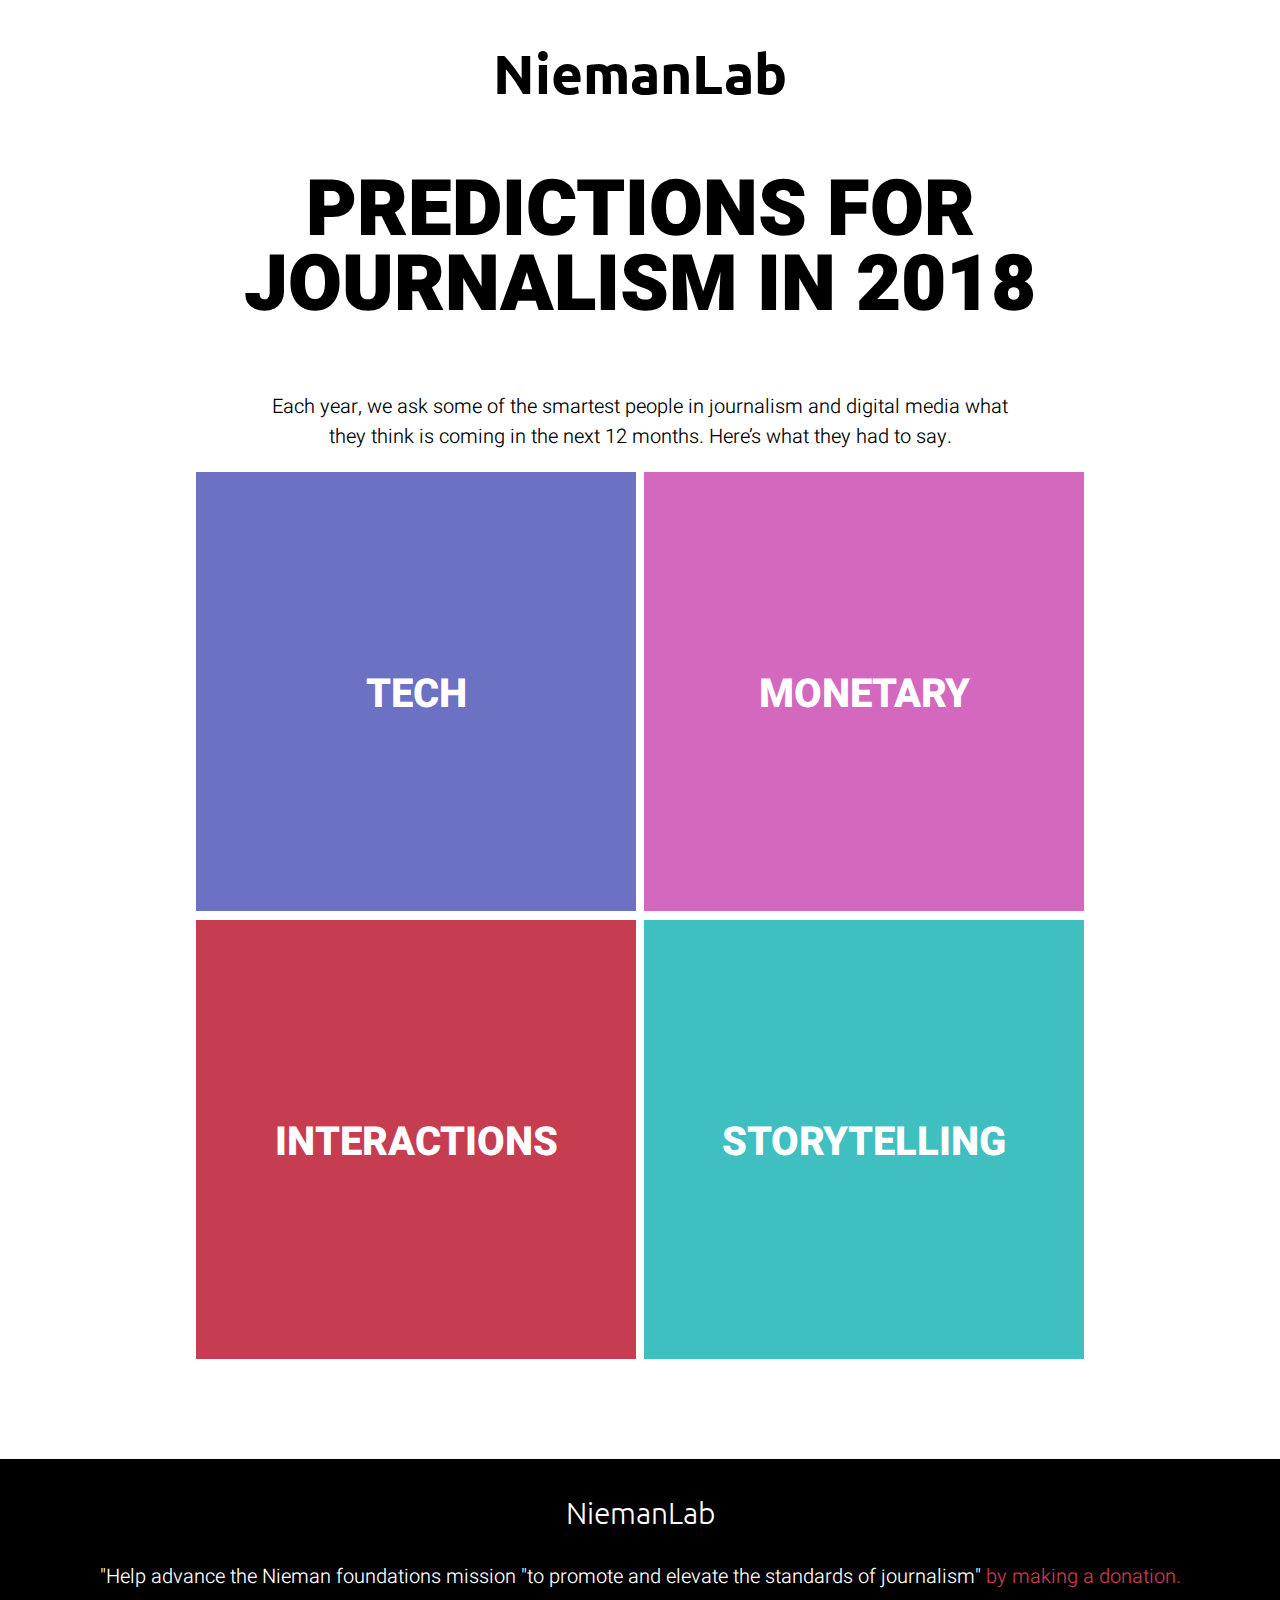
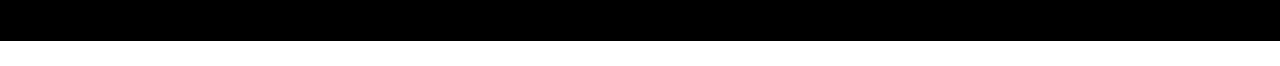
<file: index.html>
<!DOCTYPE html>
<html lang="en" class="animated fadeIn">
<head>
    <meta charset="UTF-8">
    <meta name="description" content="">
    <meta name="keywords" content="">
    <meta name="author" content="My Name">
    <title>Predictions for Journalism 2018</title>
    <meta name="viewport" content="width=device-width, initial-scale=1">
    <!-- the line directly below connects the html page to your css styles -->
    <link rel="stylesheet" href="styles/styles.css">
    <link rel="stylesheet" href="styles/animate.css">
    <!-- the line directly below connects the html page to specific google fonts on google's cloud -->
    <link  href="https://fonts.googleapis.com/css?family=Ubuntu:700" rel="stylesheet">
    <script src="scripts/jquery-3.3.1.min.js"></script>
    <script src="scripts/menu.js"></script>
</head>

<body>
     
        <h1>NiemanLab</h1>  
       
            <h2>PREDICTIONS FOR JOURNALISM IN 2018</h2>
    
                <p class="quote">Each year, we ask some of the smartest people in journalism and digital media what they think is coming in the next 12 months. Here’s what they had to say.</p>
    
        <div class="grid">
            <a class= "item5" href ="articles/techlanding.html"><p class="content" style="font-family:Heebo;">TECH</p></a>
            <a class="item2" href ="articles/monetarylanding.html"><p class="content" style="font-family: Heebo;">MONETARY</p></a>
            <a class="item3" href ="articles/interactionslanding.html"><p class="content"  style="font-family: Heebo;">INTERACTIONS</p></a>
            <a class="item4" href ="articles/storytellinglanding.html"><p class="content"  style="font-family: Heebo;">STORYTELLING</p></a>
        </div>
 
 </body>   


<footer>
   
    <div class="footer-title"> NiemanLab
    </div>
    <div class="neiman-footer-deck2">"Help advance the Nieman foundations mission "to promote and elevate the standards of journalism" 
        <a id="donation" href=http://www.niemanlab.org> by making a donation. </a>
        
    </div>
    
</footer>
    
    
</html>
</file>
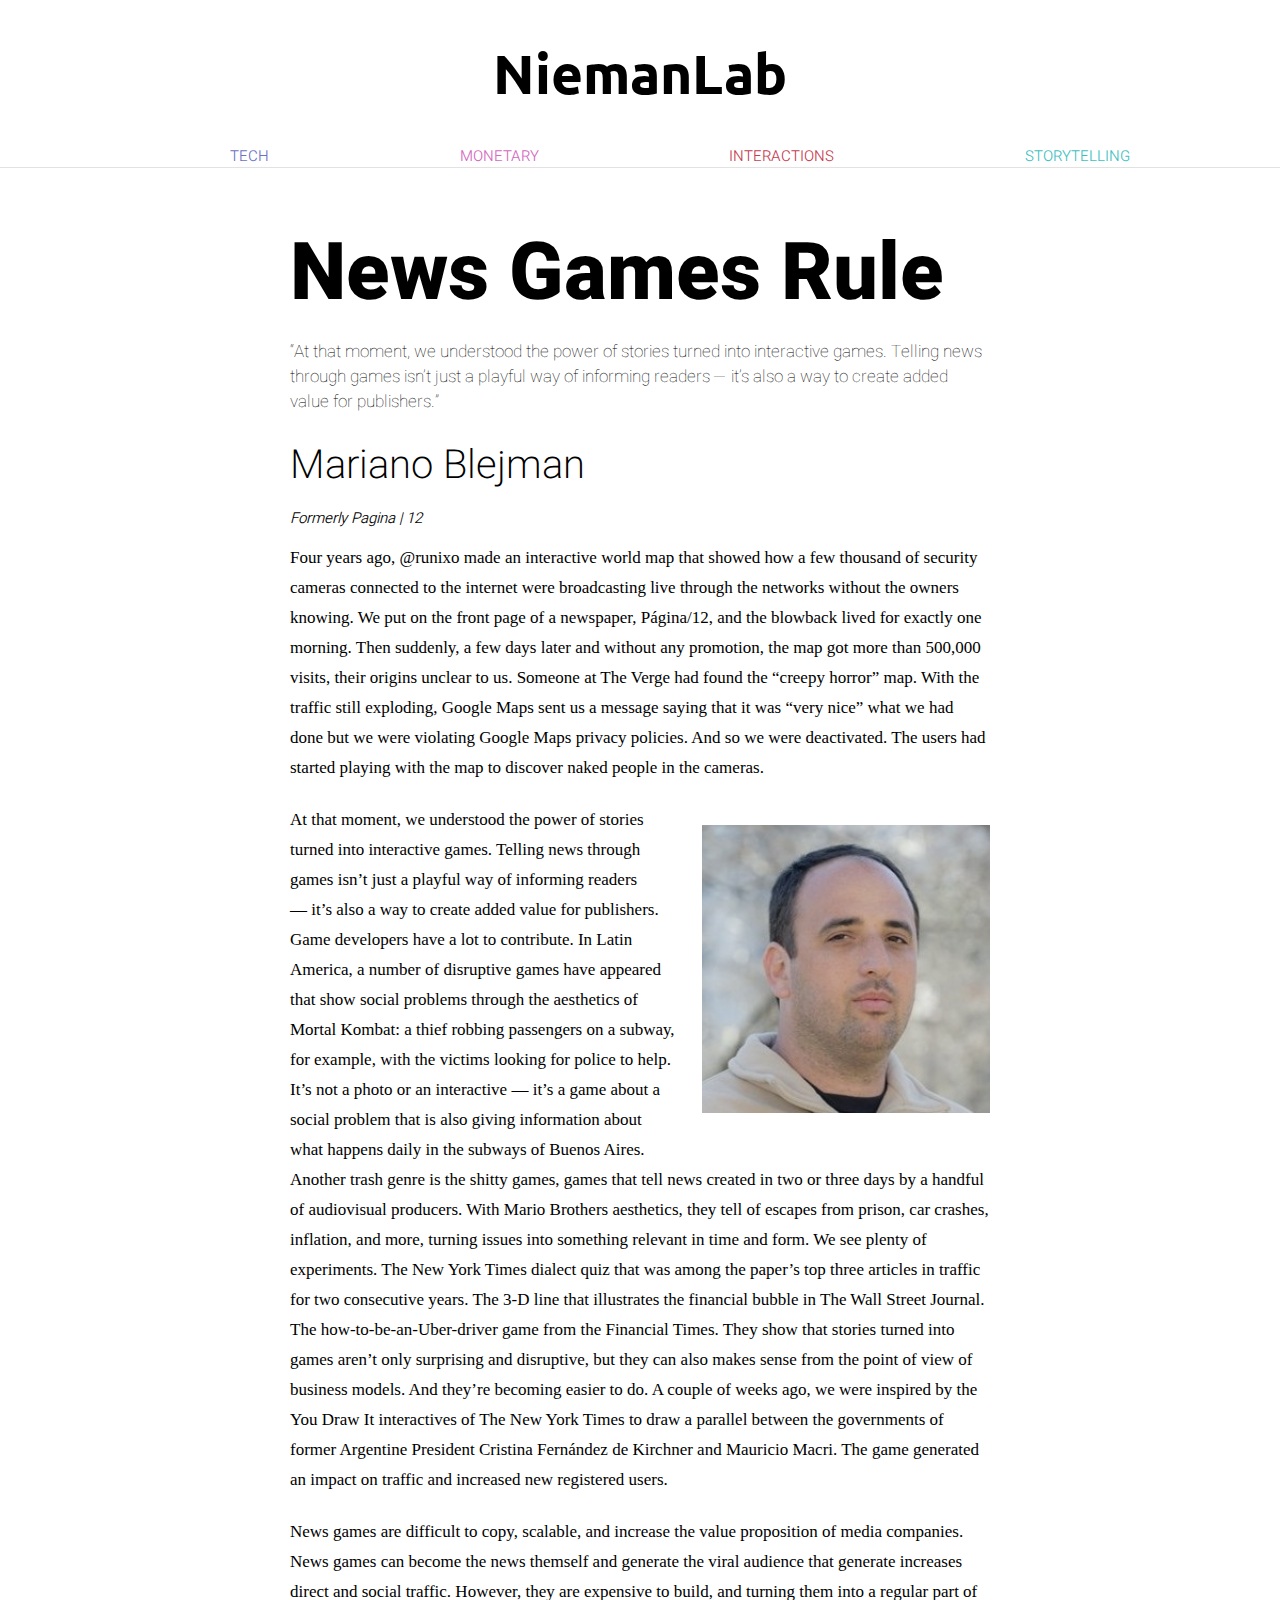
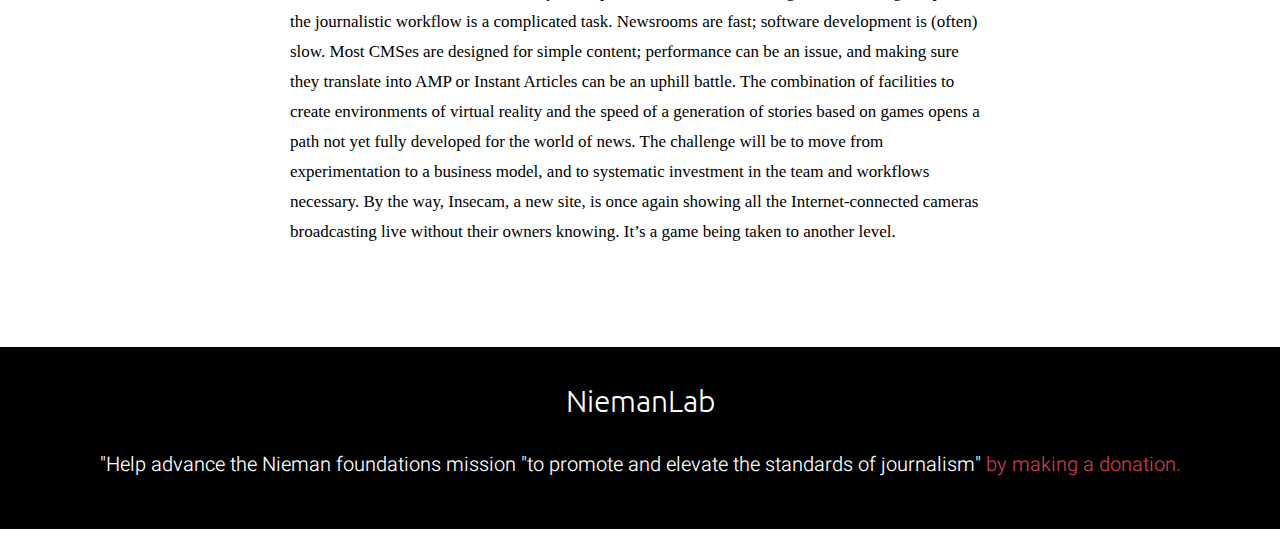
<file: articles/interactions.html>
<!DOCTYPE html>
<html lang="en" class="animated fadeIn">
<head>
    <meta charset="UTF-8">
    <meta name="description" content="">
    <meta name="keywords" content="">
    <meta name="author" content="My Name">
    <title>Interactions</title>
    <meta name="viewport" content="width=device-width, initial-scale=1">
    <!-- the line directly below connects the html page to your css styles -->
    <link rel="stylesheet" href="../styles/styles.css">
    <link rel="stylesheet" href="../styles/animate.css">
    <!-- the line directly below connects the html page to specific google fonts on google's cloud -->
    <link  href="https://fonts.googleapis.com/css?family=Ubuntu:700" rel="stylesheet">
    <script src=../scripts/jquery-3.3.1.min.js></script>
    <script src="../scripts/menu.js"></script>
</head>
<body>
    <h1><a href="../index.html">NiemanLab</a></h1> 
        <nav>
            <a class="bnav"></a>
            <ul>
            <li><a class="nav1" href="../articles/techlanding.html">TECH</a></li>
            <li><a class="nav2" href="../articles/monetarylanding.html">MONETARY</a></li>
            <li><a class="nav3" href="../articles/interactionslanding.html">INTERACTIONS</a></li>
            <li><a class="nav4" href="../articles/storytellinglanding.html">STORYTELLING</a></li>
            </ul>
        </nav>

       <div id="articlecontent"> 
           
        <h2 id="articlehed">News Games Rule</h2>
        
        <p class="articlequote">“At that moment, we understood the power of stories turned into interactive games. Telling news through games isn’t just a playful way of informing readers — it’s also a way to create added value for publishers.”</p>
    
    
        <h3>Mariano Blejman</h3>
        <h4>Formerly Pagina | 12</h4>
          
            
      <p> Four years ago, @runixo made an interactive world map that showed how a few thousand of security cameras connected to the internet were broadcasting live through the networks without the owners knowing. We put on the front page of a newspaper, Página/12, and the blowback lived for exactly one morning. Then suddenly, a few days later and without any promotion, the map got more than 500,000 visits, their origins unclear to us. Someone at The Verge had found the “creepy horror” map. With the traffic still exploding, Google Maps sent us a message saying that it was “very nice” what we had done but we were violating Google Maps privacy policies. And so we were deactivated. The users had started playing with the map to discover naked people in the cameras. </p>
 <img src="../images/mariano-blejman.jpg" alt="mariano blejman" style "">
           
<p>At that moment, we understood the power of stories turned into interactive games. Telling news through games isn’t just a playful way of informing readers — it’s also a way to create added value for publishers.
Game developers have a lot to contribute. In Latin America, a number of disruptive games have appeared that show social problems through the aesthetics of Mortal Kombat: a thief robbing passengers on a subway, for example, with the victims looking for police to help. It’s not a photo or an interactive — it’s a game about a social problem that is also giving information about what happens daily in the subways of Buenos Aires. Another trash genre is the shitty games, games that tell news created in two or three days by a handful of audiovisual producers. With Mario Brothers aesthetics, they tell of escapes from prison, car crashes, inflation, and more, turning issues into something relevant in time and form.
We see plenty of experiments. The New York Times dialect quiz that was among the paper’s top three articles in traffic for two consecutive years. The 3-D line that illustrates the financial bubble in The Wall Street Journal. The how-to-be-an-Uber-driver game from the Financial Times. They show that stories turned into games aren’t only surprising and disruptive, but they can also makes sense from the point of view of business models. And they’re becoming easier to do. A couple of weeks ago, we were inspired by the You Draw It interactives of The New York Times to draw a parallel between the governments of former Argentine President Cristina Fernández de Kirchner and Mauricio Macri. The game generated an impact on traffic and increased new registered users.</p>
                 
                
<p>News games are difficult to copy, scalable, and increase the value proposition of media companies. News games can become the news themself and generate the viral audience that generate increases direct and social traffic. However, they are expensive to build, and turning them into a regular part of the journalistic workflow is a complicated task. Newsrooms are fast; software development is (often) slow. Most CMSes are designed for simple content; performance can be an issue, and making sure they translate into AMP or Instant Articles can be an uphill battle. The combination of facilities to create environments of virtual reality and the speed of a generation of stories based on games opens a path not yet fully developed for the world of news. The challenge will be to move from experimentation to a business model, and to systematic investment in the team and workflows necessary. By the way, Insecam, a new site, is once again showing all the Internet-connected cameras broadcasting live without their owners knowing. It’s a game being taken to another level.</p>

</div>    

    </body>
        
<footer>
   
    <div class="footer-title"> NiemanLab
    </div>
    <div class="neiman-footer-deck2">"Help advance the Nieman foundations mission "to promote and elevate the standards of journalism" 
        <a id="donation" href=http://www.niemanlab.org> by making a donation. </a>
        
    </div>
    
</footer>
</html>
</file>
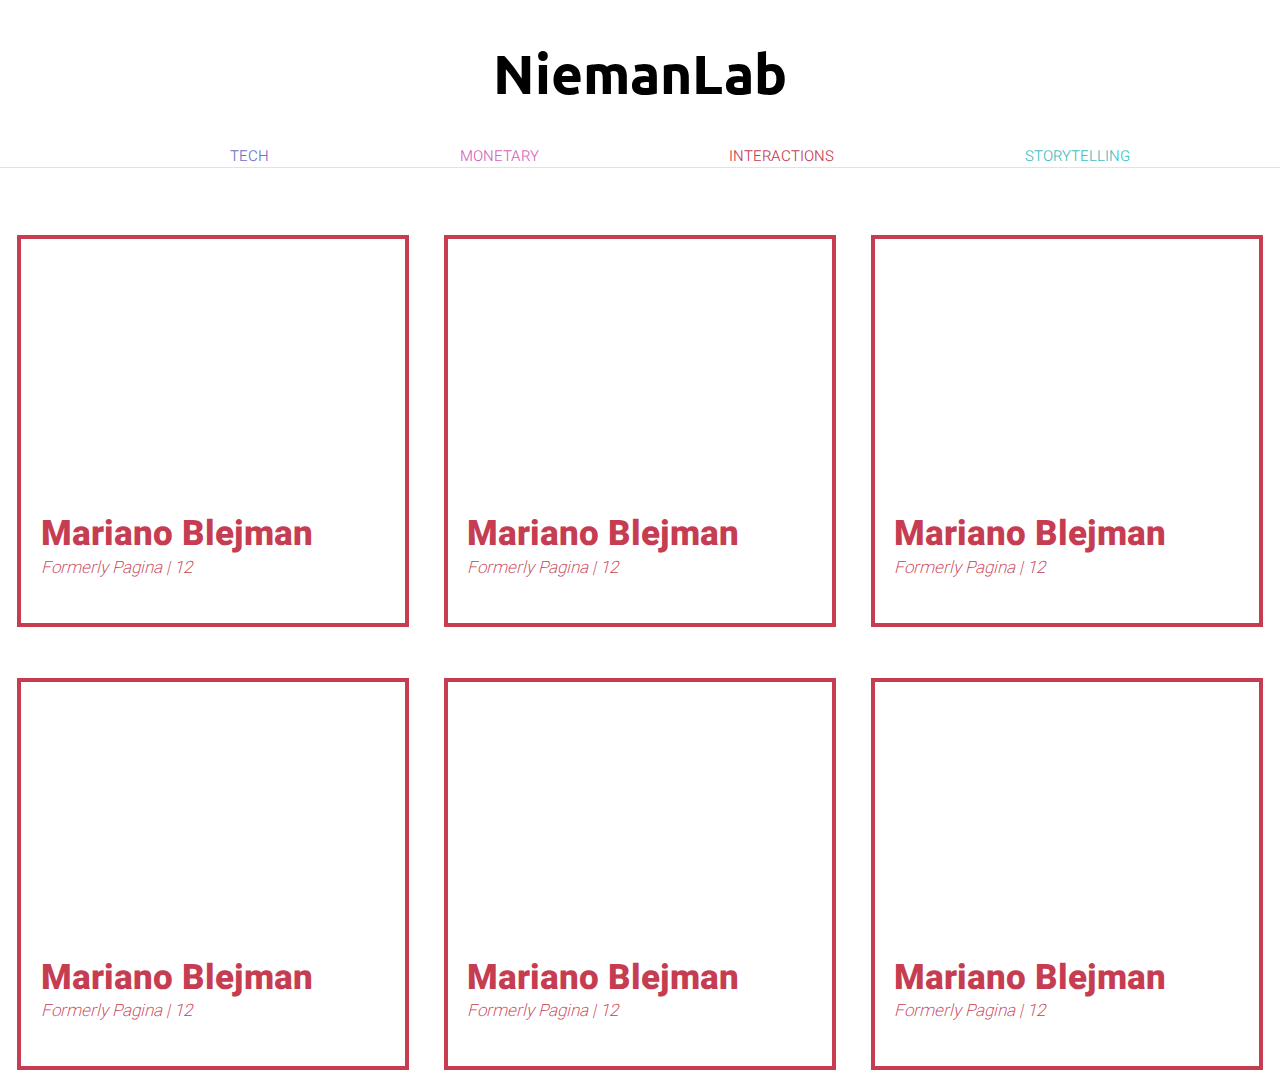
<file: articles/interactionslanding.html>
<!DOCTYPE html>
<html lang="en" class="animated fadeIn">
<head>
    <meta charset="UTF-8">
    <meta name="description" content="">
    <meta name="keywords" content="">
    <meta name="author" content="My Name">
    <title>Interactions | Landing</title>
    <meta name="viewport" content="width=device-width, initial-scale=1">
    <!-- the line directly below connects the html page to your css styles -->
    <link rel="stylesheet" href="../styles/styles.css">
    <link rel="stylesheet" href="../styles/animate.css">
    <!-- the line directly below connects the html page to specific google fonts on google's cloud -->
    <link  href="https://fonts.googleapis.com/css?family=Ubuntu:700" rel="stylesheet">
     <script src=../scripts/jquery-3.3.1.min.js></script>
    <script src="../scripts/menu.js"></script>
    
</head>
<body>
 <h1><a href="../index.html">NiemanLab</a></h1> 
        <nav>
            <a class="bnav"></a>
            <ul>
            <li><a class="nav1" href="../articles/techlanding.html">TECH</a></li>
            <li><a class="nav2" href="../articles/monetarylanding.html">MONETARY</a></li>
            <li><a class="nav3" href="../articles/interactionslanding.html">INTERACTIONS</a></li>
            <li><a class="nav4" href="../articles/storytellinglanding.html">STORYTELLING</a></li>
            </ul>
        </nav>
    
 <div class="grid2">
            <a class="itemred" href ="interactions.html"> <p class="contentred" style="font-family:Heebo;">Mariano Blejman</p><p class="titlered"> Formerly Pagina | 12</p><p class="morered">Read more  ></p><div class="hiddenquotered">"At that moment, we understood the power of stories turned into interactive games. Telling news through games isn’t just a playful way of informing readers — it’s also a way to create added value for publishers."</div> </a>
     
            <a class="itemred" href ="interactions.html"><p class="contentred"style="font-family: Heebo;">Mariano Blejman</p><p class="titlered"> Formerly Pagina | 12</p><p class="morered">Read more  ></p><div class="hiddenquotered">"At that moment, we understood the power of stories turned into interactive games. Telling news through games isn’t just a playful way of informing readers — it’s also a way to create added value for publishers."</div></a>
                
            <a class="itemred" href ="interactions.html"><p class="contentred" style="font-family: Heebo;">Mariano Blejman</p><p class="titlered"> Formerly Pagina | 12
            </p><p class="morered">Read more  ></p><div class="hiddenquotered">"At that moment, we understood the power of stories turned into interactive games. Telling news through games isn’t just a playful way of informing readers — it’s also a way to create added value for publishers."</div></a>
                
            <a class="itemred" href ="interactions.html"><p class="contentred"  style="font-family: Heebo;">Mariano Blejman</p><p class="titlered"> Formerly Pagina | 12
            </p><p class="morered">Read more  ></p><div class="hiddenquotered">"At that moment, we understood the power of stories turned into interactive games. Telling news through games isn’t just a playful way of informing readers — it’s also a way to create added value for publishers."</div></a>
                
            <a class="itemred" href ="interactions.html"><p class="contentred"  style="font-family: Heebo;">Mariano Blejman</p><p class="titlered"> Formerly Pagina | 12
            </p><p class="morered">Read more  ></p><div class="hiddenquotered">"At that moment, we understood the power of stories turned into interactive games. Telling news through games isn’t just a playful way of informing readers — it’s also a way to create added value for publishers."</div></a>
                
            <a class="itemred" href ="interactions.html"><p class="contentred"  style="font-family: Heebo;">Mariano Blejman</p><p class="titlered"> Formerly Pagina | 12
            </p><p class="morered">Read more  ></p><div class="hiddenquotered">"At that moment, we understood the power of stories turned into interactive games. Telling news through games isn’t just a playful way of informing readers — it’s also a way to create added value for publishers."</div></a>
    </div>
    
</body>
</html>
</file>
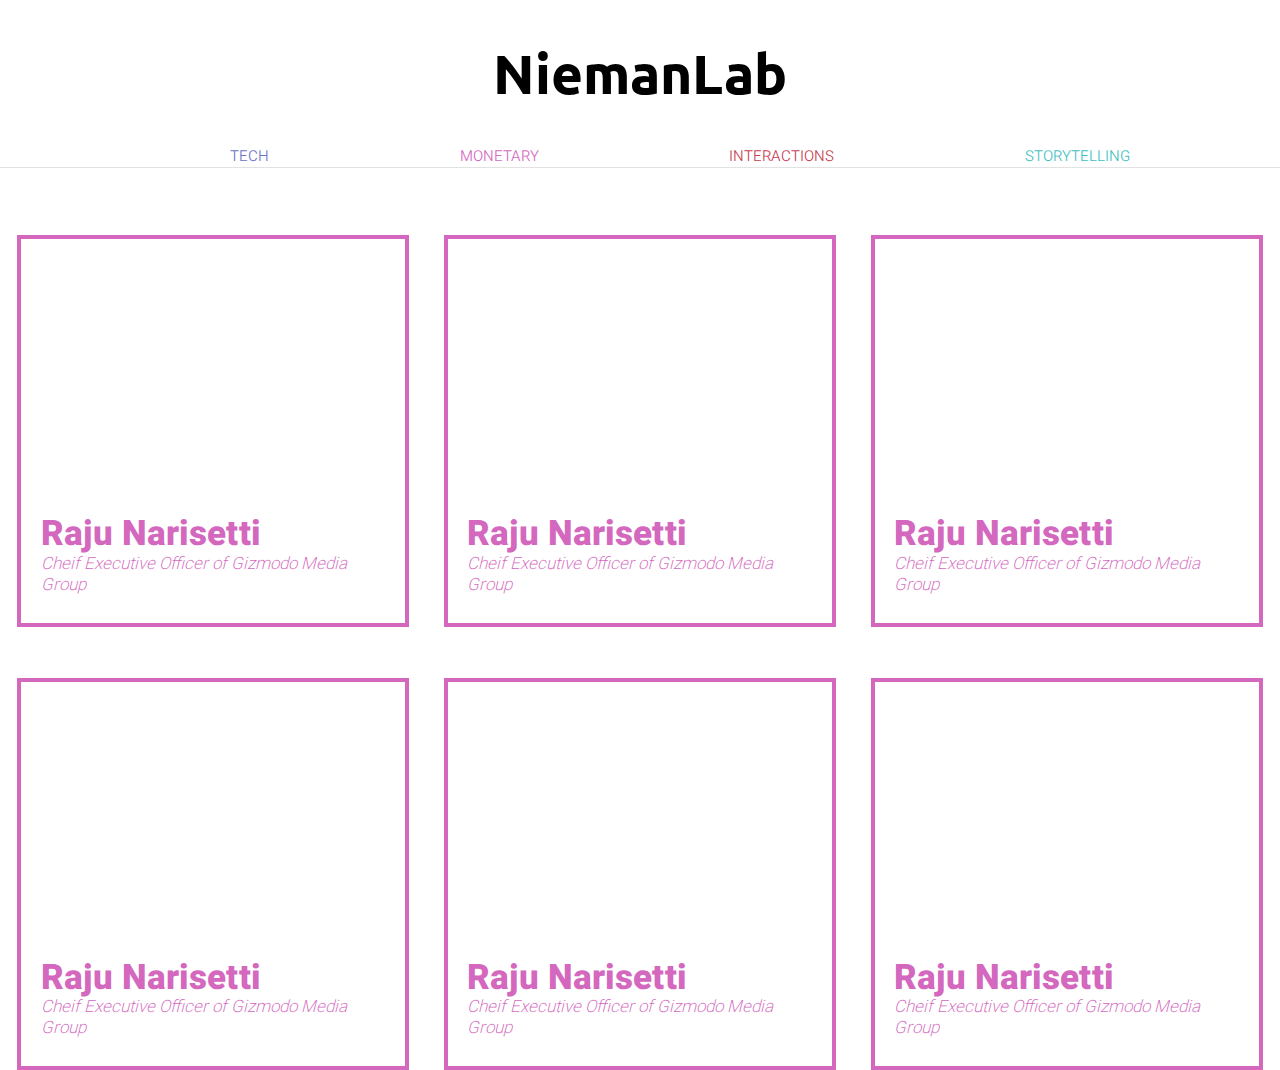
<file: articles/monetarylanding.html>
<!DOCTYPE html>
<html lang="en" class="animated fadeIn">
<head>
    <meta charset="UTF-8">
    <meta name="description" content="">
    <meta name="keywords" content="">
    <meta name="author" content="My Name">
    <title>Monetary | Landing</title>
    <meta name="viewport" content="width=device-width, initial-scale=1">
    <!-- the line directly below connects the html page to your css styles -->
    <link rel="stylesheet" href="../styles/styles.css">
    <link rel="stylesheet" href="../styles/animate.css">
    <!-- the line directly below connects the html page to specific google fonts on google's cloud -->
    <link  href="https://fonts.googleapis.com/css?family=Ubuntu:700" rel="stylesheet">
    <script src=../scripts/jquery-3.3.1.min.js></script>
    <script src="../scripts/menu.js"></script>
</head>
<body>
 <h1><a href="../index.html">NiemanLab</a></h1> 
        <nav>
            <a class="bnav"></a>
            <ul>
            <li><a class="nav1" href="../articles/techlanding.html">TECH</a></li>
            <li><a class="nav2" href="../articles/monetarylanding.html">MONETARY</a></li>
            <li><a class="nav3" href="../articles/interactionslanding.html">INTERACTIONS</a></li>
            <li><a class="nav4" href="../articles/storytellinglanding.html">STORYTELLING</a></li>
            </ul>
        </nav>
    
 <div class="grid2">
            <a class="itempink" href="money.html"> <p class="contentpink" style="font-family:Heebo;">Raju Narisetti</p><p class="titlepink"> Cheif Executive Officer of Gizmodo Media Group</p><p class="morepink">Read more  ></p><div class="hiddenquotepink">"The next time you are being told about yet another round of fundraising, whatever the increased on-paper valuation the company now claims, ask yourself before you hype that news: Why is putting additional money into a business that is clearly spending more than it is making, a sign of success? It's called 'burn' rate for a reason."</div>
            </a>
            
            <a class="itempink" href="money.html"> <p class="contentpink" style="font-family:Heebo;">Raju Narisetti</p><p class="titlepink"> Cheif Executive Officer of Gizmodo Media Group</p><p class="morepink">Read more  ></p><div class="hiddenquotepink">"The next time you are being told about yet another round of fundraising, whatever the increased on-paper valuation the company now claims, ask yourself before you hype that news: Why is putting additional money into a business that is clearly spending more than it is making, a sign of success? It's called 'burn' rate for a reason."</div>
            </a>
     
            <a class="itempink" href="money.html"> <p class="contentpink" style="font-family:Heebo;">Raju Narisetti</p><p class="titlepink"> Cheif Executive Officer of Gizmodo Media Group</p><p class="morepink">Read more  ></p><div class="hiddenquotepink">"The next time you are being told about yet another round of fundraising, whatever the increased on-paper valuation the company now claims, ask yourself before you hype that news: Why is putting additional money into a business that is clearly spending more than it is making, a sign of success? It's called 'burn' rate for a reason."</div>
            </a>
            
            <a class="itempink" href="money.html"> <p class="contentpink" style="font-family:Heebo;">Raju Narisetti</p><p class="titlepink"> Cheif Executive Officer of Gizmodo Media Group</p><p class="morepink">Read more  ></p><div class="hiddenquotepink">"The next time you are being told about yet another round of fundraising, whatever the increased on-paper valuation the company now claims, ask yourself before you hype that news: Why is putting additional money into a business that is clearly spending more than it is making, a sign of success? It's called 'burn' rate for a reason."</div>
            </a>
     
            <a class="itempink" href="money.html"> <p class="contentpink" style="font-family:Heebo;">Raju Narisetti</p><p class="titlepink"> Cheif Executive Officer of Gizmodo Media Group</p><p class="morepink">Read more  ></p><div class="hiddenquotepink">"The next time you are being told about yet another round of fundraising, whatever the increased on-paper valuation the company now claims, ask yourself before you hype that news: Why is putting additional money into a business that is clearly spending more than it is making, a sign of success? It's called 'burn' rate for a reason."</div>
            </a>
        
            <a class="itempink" href="money.html"> <p class="contentpink" style="font-family:Heebo;">Raju Narisetti</p><p class="titlepink"> Cheif Executive Officer of Gizmodo Media Group</p><p class="morepink">Read more  ></p><div class="hiddenquotepink">"The next time you are being told about yet another round of fundraising, whatever the increased on-paper valuation the company now claims, ask yourself before you hype that news: Why is putting additional money into a business that is clearly spending more than it is making, a sign of success? It's called 'burn' rate for a reason."</div>
            </a>

       
     </div>

    
</body>
</html>
</file>
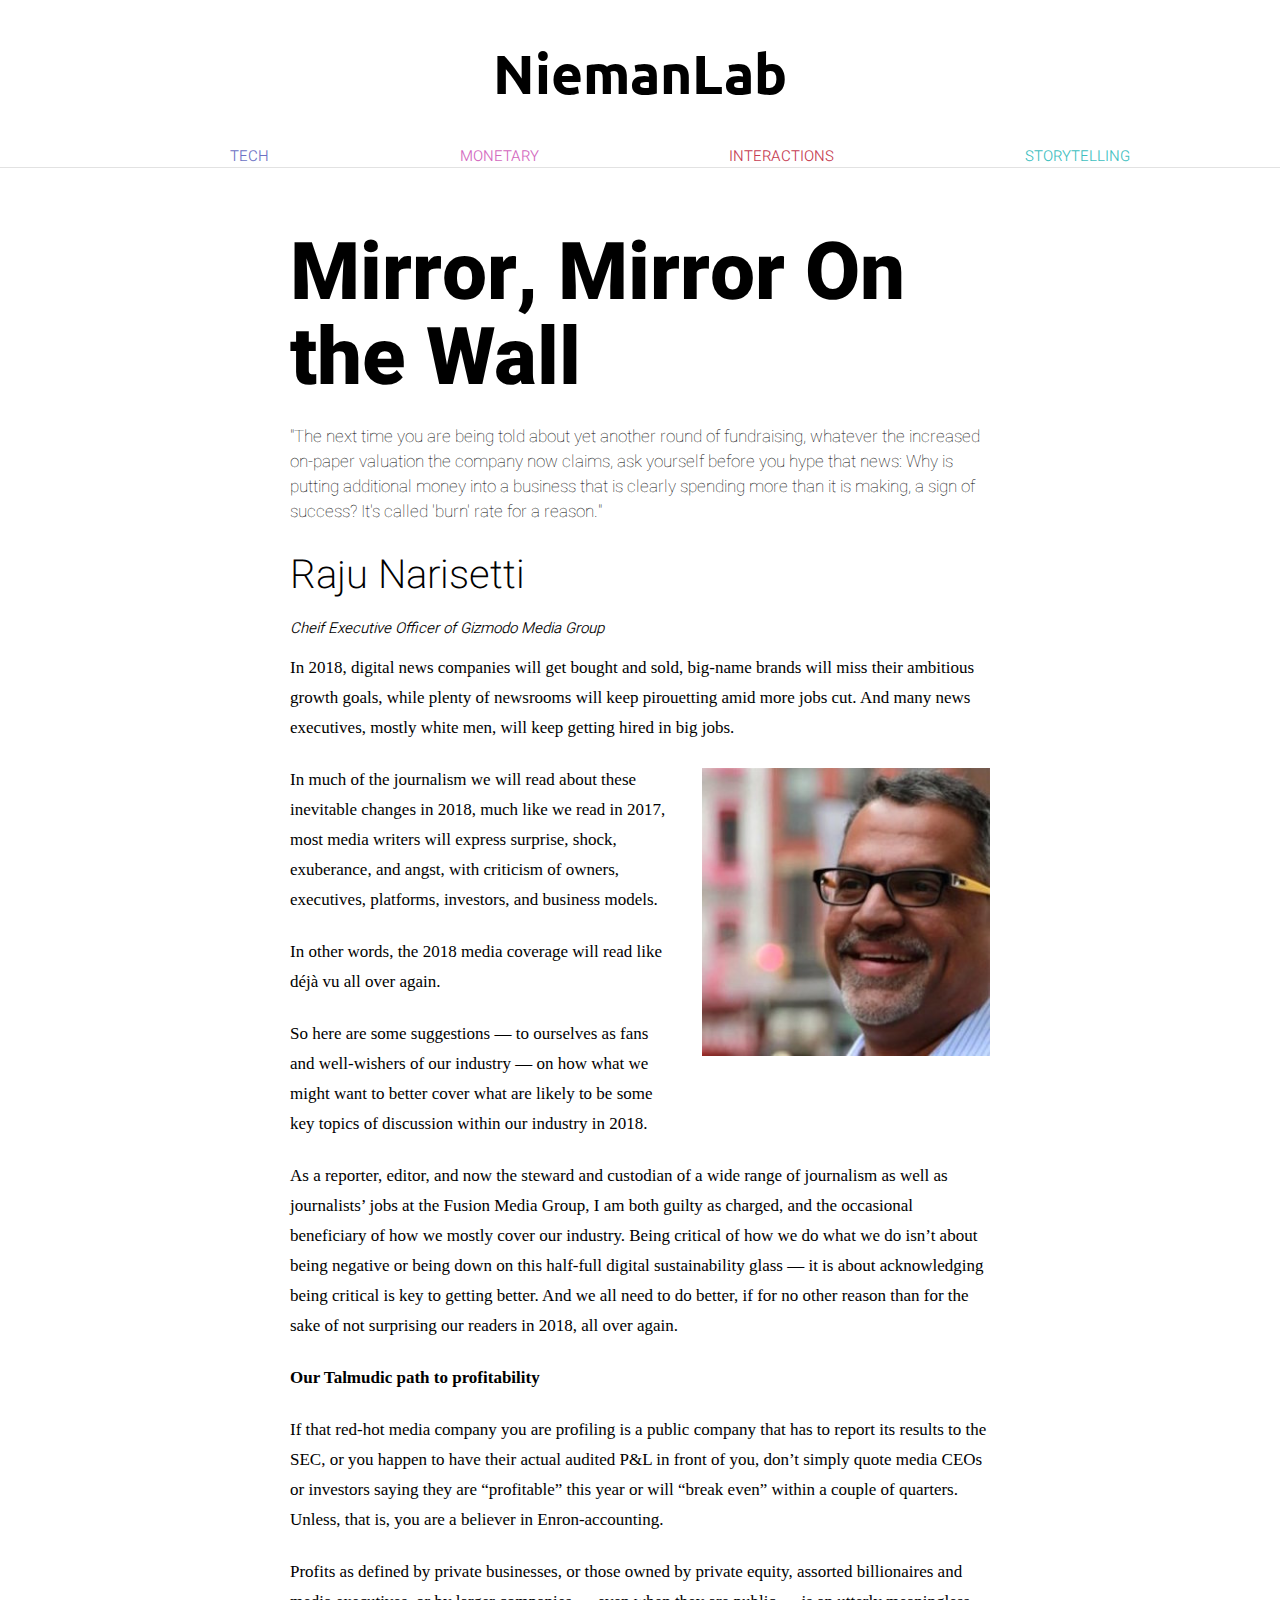
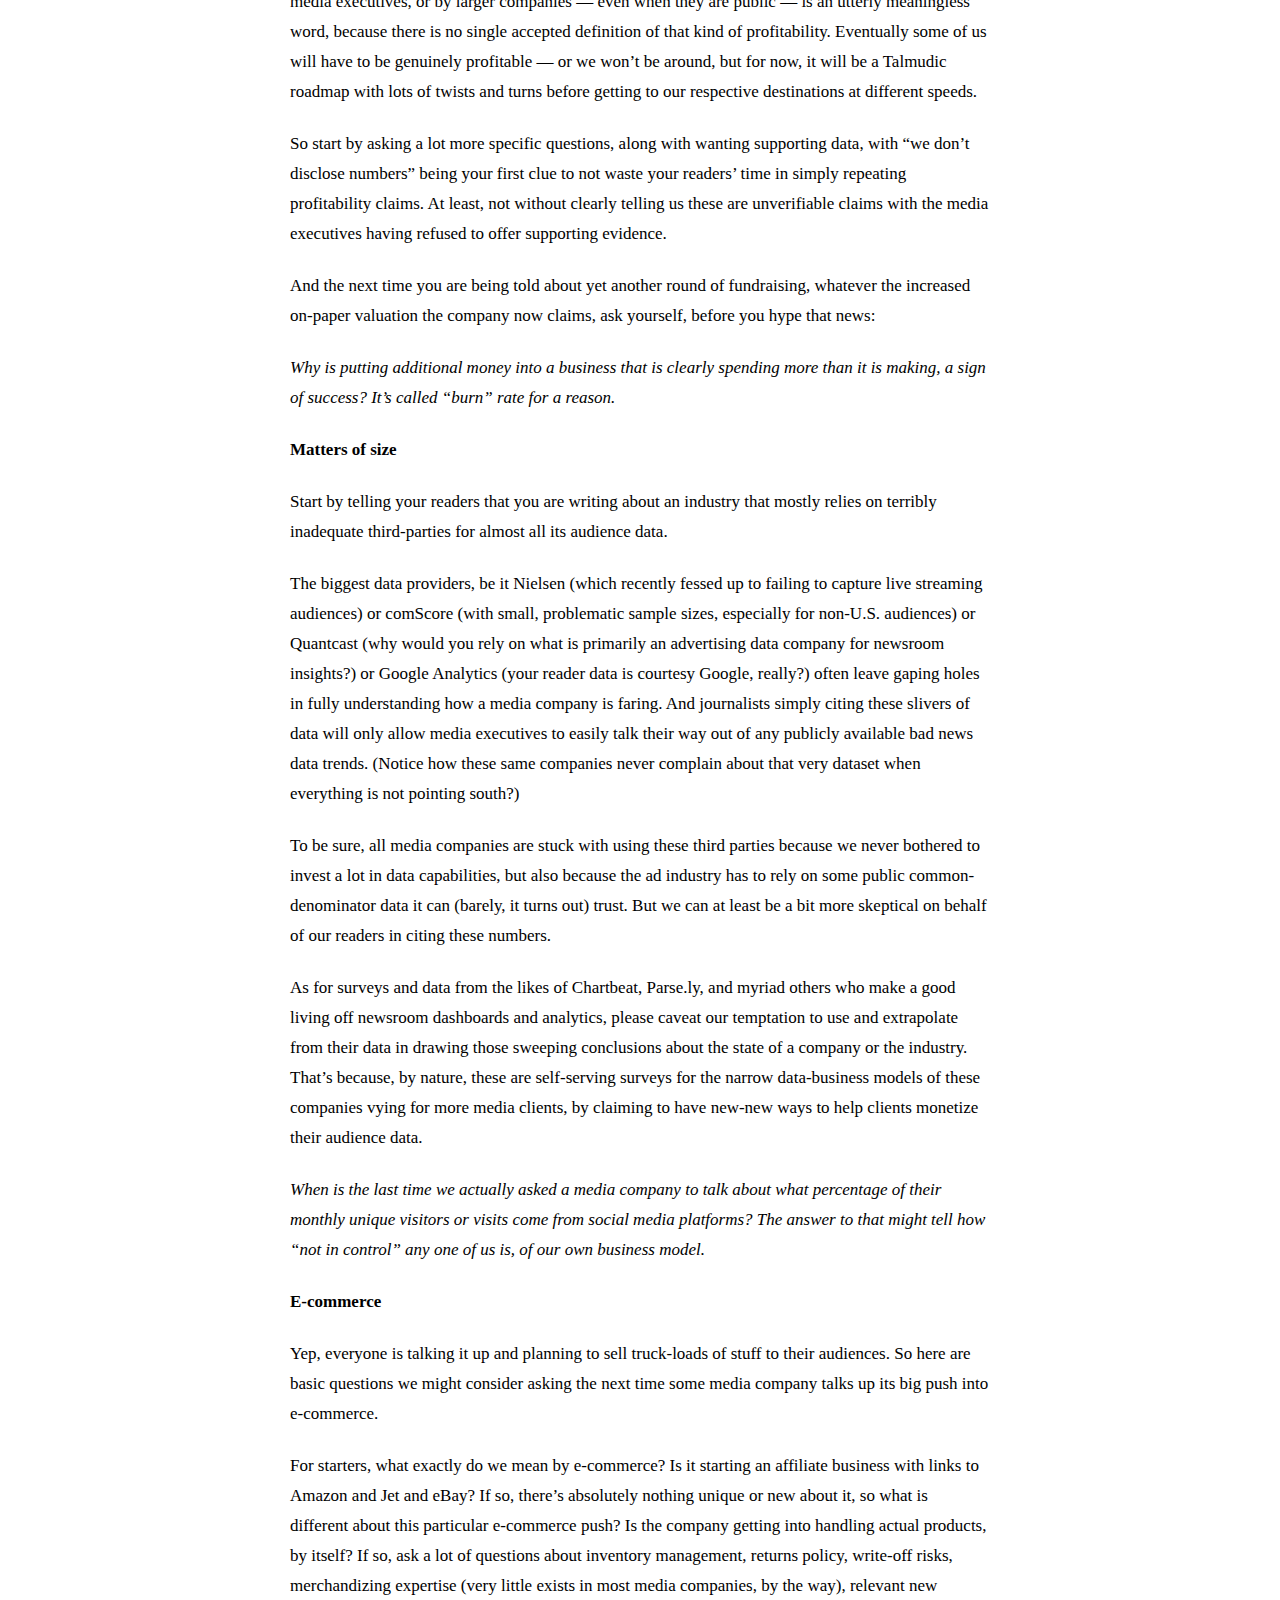
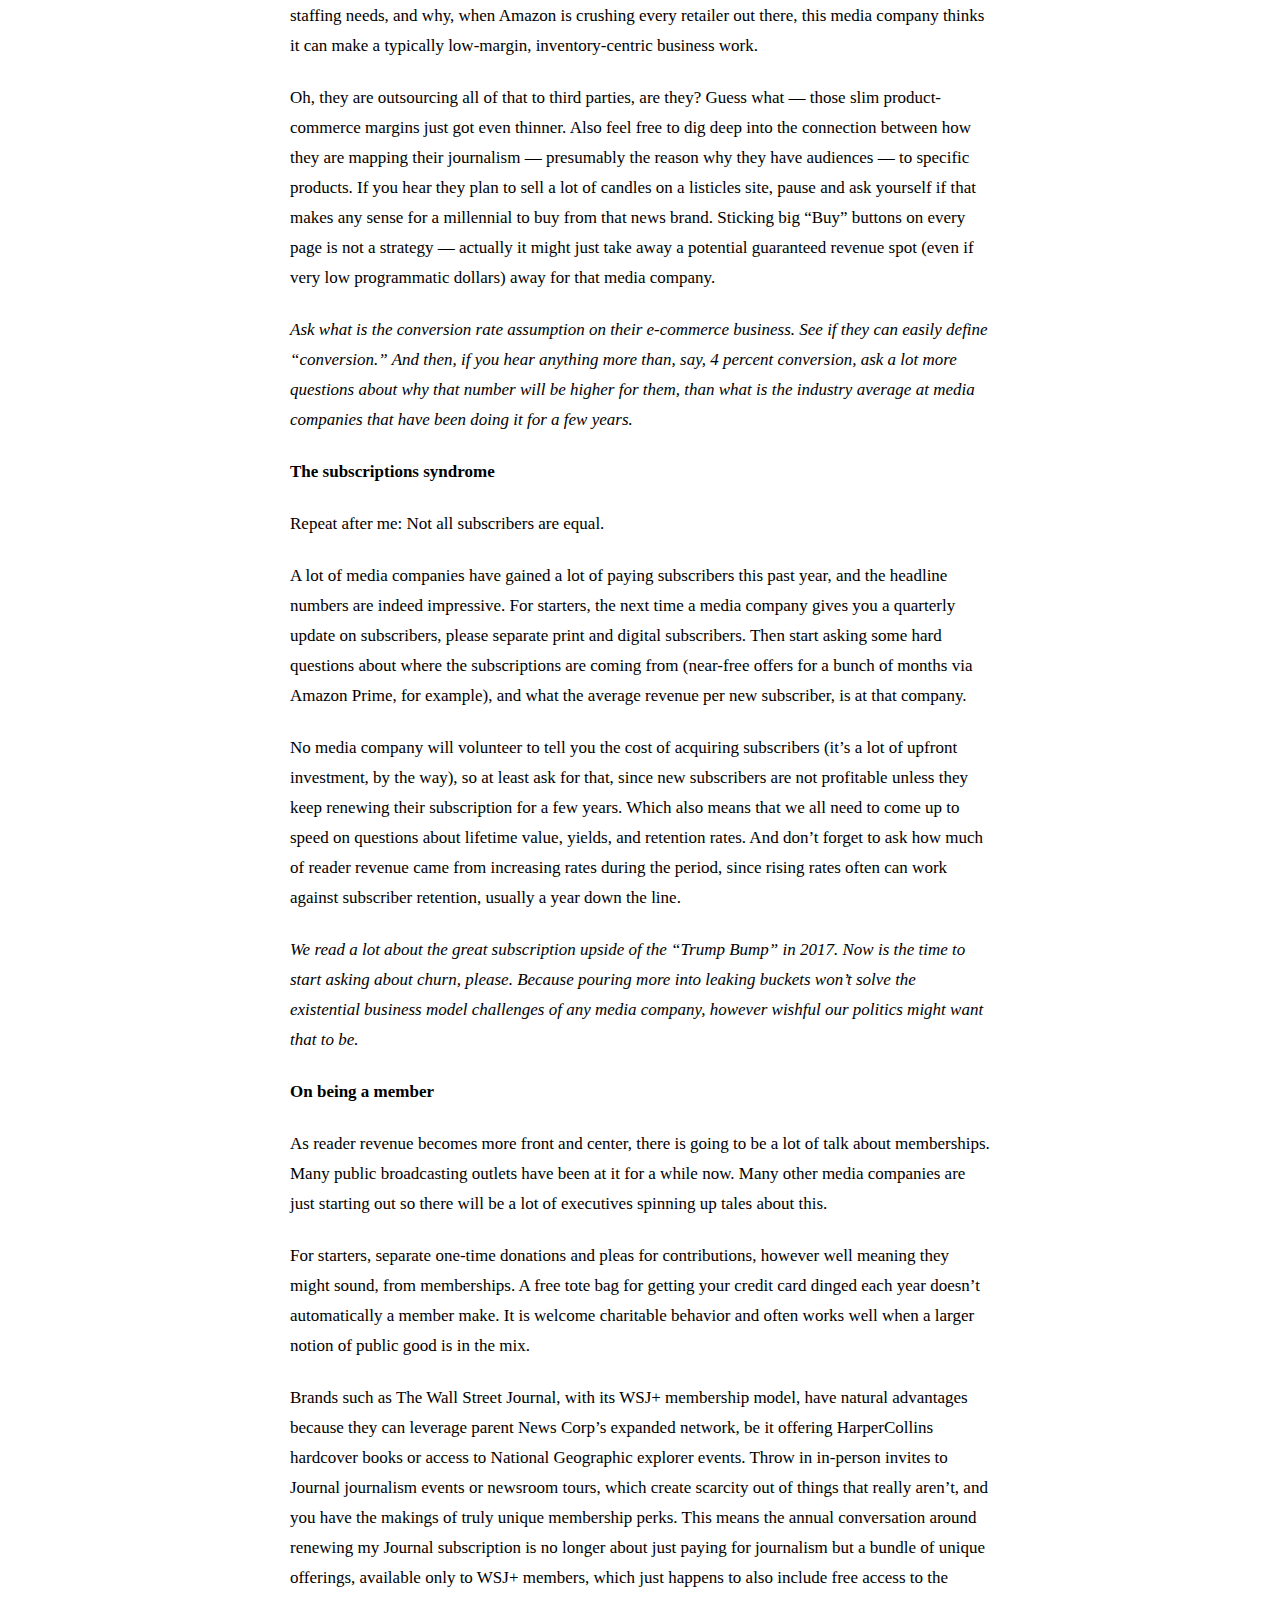
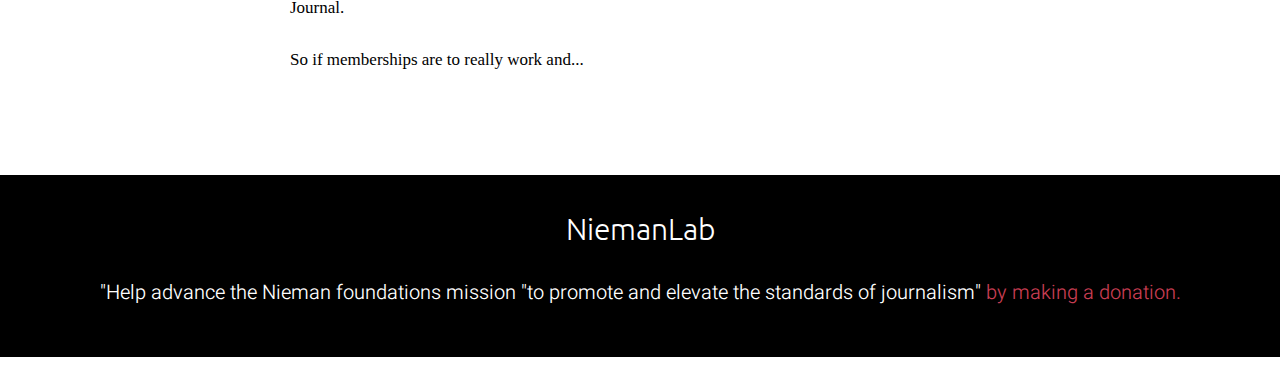
<file: articles/money.html>
<!DOCTYPE html>
<html lang="en" class="animated fadeIn">
<head>
    <meta charset="UTF-8">
    <meta name="description" content="">
    <meta name="keywords" content="">
    <meta name="author" content="My Name">
    <title>Money</title>
    <meta name="viewport" content="width=device-width, initial-scale=1">
    <!-- the line directly below connects the html page to your css styles -->
    <link rel="stylesheet" href="../styles/styles.css">
    <link rel="stylesheet" href="../styles/animate.css">
    <!-- the line directly below connects the html page to specific google fonts on google's cloud -->
    <link  href="https://fonts.googleapis.com/css?family=Ubuntu:700" rel="stylesheet">
    <script src=../scripts/jquery-3.3.1.min.js></script>
    <script src="../scripts/menu.js"></script>
</head>
<body>
      <h1><a href="../index.html">NiemanLab</a></h1> 
        <nav>
            <a class="bnav"></a>
            <ul>
            <li><a class="nav1" href="../articles/techlanding.html">TECH</a></li>
            <li><a class="nav2" href="../articles/monetarylanding.html">MONETARY</a></li>
            <li><a class="nav3" href="../articles/interactionslanding.html">INTERACTIONS</a></li>
            <li><a class="nav4" href="../articles/storytellinglanding.html">STORYTELLING</a></li>
            </ul>
        </nav>

    <div id="articlecontent">
        
        <h2 id="articlehed">Mirror, Mirror On the Wall</h2>
        
            <p class="articlequote">"The next time you are being told about yet another round of fundraising, whatever the increased on-paper valuation the company now claims, ask yourself before you hype that news: Why is putting additional money into a business that is clearly spending more than it is making, a sign of success? It's called 'burn' rate for a reason."</p>
    
    
                <h3>Raju Narisetti</h3>
        <h4>Cheif Executive Officer of Gizmodo Media Group</h4>
            
<p>In 2018, digital news companies will get bought and sold, big-name brands will miss their ambitious growth goals, while plenty of newsrooms will keep pirouetting amid more jobs cut. And many news executives, mostly white men, will keep getting hired in big jobs. <img src="../images/raju-narisetti.jpg" alt="rajunarisetti" style=""/>

<p>In much of the journalism we will read about these inevitable changes in 2018, much like we read in 2017, most media writers will express surprise, shock, exuberance, and angst, with criticism of owners, executives, platforms, investors, and business models.
   
<p>In other words, the 2018 media coverage will read like déjà vu all over again.

<p>So here are some suggestions — to ourselves as fans and well-wishers of our industry — on how what we might want to better cover what are likely to be some key topics of discussion within our industry in 2018.

<p>As a reporter, editor, and now the steward and custodian of a wide range of journalism as well as journalists’ jobs at the Fusion Media Group, I am both guilty as charged, and the occasional beneficiary of how we mostly cover our industry. Being critical of how we do what we do isn’t about being negative or being down on this half-full digital sustainability glass — it is about acknowledging being critical is key to getting better. And we all need to do better, if for no other reason than for the sake of not surprising our readers in 2018, all over again.

<p><b>Our Talmudic path to profitability</b>
    
<p>If that red-hot media company you are profiling is a public company that has to report its results to the SEC, or you happen to have their actual audited P&L in front of you, don’t simply quote media CEOs or investors saying they are “profitable” this year or will “break even” within a couple of quarters. Unless, that is, you are a believer in Enron-accounting.

<p>Profits as defined by private businesses, or those owned by private equity, assorted billionaires and media executives, or by larger companies — even when they are public — is an utterly meaningless word, because there is no single accepted definition of that kind of profitability. Eventually some of us will have to be genuinely profitable — or we won’t be around, but for now, it will be a Talmudic roadmap with lots of twists and turns before getting to our respective destinations at different speeds.

<p>So start by asking a lot more specific questions, along with wanting supporting data, with “we don’t disclose numbers” being your first clue to not waste your readers’ time in simply repeating profitability claims. At least, not without clearly telling us these are unverifiable claims with the media executives having refused to offer supporting evidence.

<p>And the next time you are being told about yet another round of fundraising, whatever the increased on-paper valuation the company now claims, ask yourself, before you hype that news:

<p><i>Why is putting additional money into a business that is clearly spending more than it is making, a sign of success? It’s called “burn” rate for a reason.</i>

<p><b>Matters of size</b>

<p>Start by telling your readers that you are writing about an industry that mostly relies on terribly inadequate third-parties for almost all its audience data.

<p>The biggest data providers, be it Nielsen (which recently fessed up to failing to capture live streaming audiences) or comScore (with small, problematic sample sizes, especially for non-U.S. audiences) or Quantcast (why would you rely on what is primarily an advertising data company for newsroom insights?) or Google Analytics (your reader data is courtesy Google, really?) often leave gaping holes in fully understanding how a media company is faring. And journalists simply citing these slivers of data will only allow media executives to easily talk their way out of any publicly available bad news data trends. (Notice how these same companies never complain about that very dataset when everything is not pointing south?)

<p>To be sure, all media companies are stuck with using these third parties because we never bothered to invest a lot in data capabilities, but also because the ad industry has to rely on some public common-denominator data it can (barely, it turns out) trust. But we can at least be a bit more skeptical on behalf of our readers in citing these numbers.

<p>As for surveys and data from the likes of Chartbeat, Parse.ly, and myriad others who make a good living off newsroom dashboards and analytics, please caveat our temptation to use and extrapolate from their data in drawing those sweeping conclusions about the state of a company or the industry. That’s because, by nature, these are self-serving surveys for the narrow data-business models of these companies vying for more media clients, by claiming to have new-new ways to help clients monetize their audience data.

<p><i>When is the last time we actually asked a media company to talk about what percentage of their monthly unique visitors or visits come from social media platforms? The answer to that might tell how “not in control” any one of us is, of our own business model.</i>

<p><b>E-commerce</b>

<p>Yep, everyone is talking it up and planning to sell truck-loads of stuff to their audiences. So here are basic questions we might consider asking the next time some media company talks up its big push into e-commerce.

<p>For starters, what exactly do we mean by e-commerce? Is it starting an affiliate business with links to Amazon and Jet and eBay? If so, there’s absolutely nothing unique or new about it, so what is different about this particular e-commerce push? Is the company getting into handling actual products, by itself? If so, ask a lot of questions about inventory management, returns policy, write-off risks, merchandizing expertise (very little exists in most media companies, by the way), relevant new staffing needs, and why, when Amazon is crushing every retailer out there, this media company thinks it can make a typically low-margin, inventory-centric business work.

<p>Oh, they are outsourcing all of that to third parties, are they? Guess what — those slim product-commerce margins just got even thinner. Also feel free to dig deep into the connection between how they are mapping their journalism — presumably the reason why they have audiences — to specific products. If you hear they plan to sell a lot of candles on a listicles site, pause and ask yourself if that makes any sense for a millennial to buy from that news brand. Sticking big “Buy” buttons on every page is not a strategy — actually it might just take away a potential guaranteed revenue spot (even if very low programmatic dollars) away for that media company.

<p><i>Ask what is the conversion rate assumption on their e-commerce business. See if they can easily define “conversion.” And then, if you hear anything more than, say, 4 percent conversion, ask a lot more questions about why that number will be higher for them, than what is the industry average at media companies that have been doing it for a few years.</i>

<p><b>The subscriptions syndrome</b>

<p>Repeat after me: Not all subscribers are equal.

<p>A lot of media companies have gained a lot of paying subscribers this past year, and the headline numbers are indeed impressive. For starters, the next time a media company gives you a quarterly update on subscribers, please separate print and digital subscribers. Then start asking some hard questions about where the subscriptions are coming from (near-free offers for a bunch of months via Amazon Prime, for example), and what the average revenue per new subscriber, is at that company.

<p>No media company will volunteer to tell you the cost of acquiring subscribers (it’s a lot of upfront investment, by the way), so at least ask for that, since new subscribers are not profitable unless they keep renewing their subscription for a few years. Which also means that we all need to come up to speed on questions about lifetime value, yields, and retention rates. And don’t forget to ask how much of reader revenue came from increasing rates during the period, since rising rates often can work against subscriber retention, usually a year down the line.

<p><i>We read a lot about the great subscription upside of the “Trump Bump” in 2017. Now is the time to start asking about churn, please. Because pouring more into leaking buckets won’t solve the existential business model challenges of any media company, however wishful our politics might want that to be.</i>

<p><b>On being a member</b>

<p>As reader revenue becomes more front and center, there is going to be a lot of talk about memberships. Many public broadcasting outlets have been at it for a while now. Many other media companies are just starting out so there will be a lot of executives spinning up tales about this.

<p>For starters, separate one-time donations and pleas for contributions, however well meaning they might sound, from memberships. A free tote bag for getting your credit card dinged each year doesn’t automatically a member make. It is welcome charitable behavior and often works well when a larger notion of public good is in the mix.

<p>Brands such as The Wall Street Journal, with its WSJ+ membership model, have natural advantages because they can leverage parent News Corp’s expanded network, be it offering HarperCollins hardcover books or access to National Geographic explorer events. Throw in in-person invites to Journal journalism events or newsroom tours, which create scarcity out of things that really aren’t, and you have the makings of truly unique membership perks. This means the annual conversation around renewing my Journal subscription is no longer about just paying for journalism but a bundle of unique offerings, available only to WSJ+ members, which just happens to also include free access to the Journal.

<p>So if memberships are to really work and...</p>
        </div>
    </body>
<footer>
   
    <div class="footer-title"> NiemanLab
    </div>
    <div class="neiman-footer-deck2">"Help advance the Nieman foundations mission "to promote and elevate the standards of journalism" 
        <a id="donation" href=http://www.niemanlab.org> by making a donation. </a>
        
    </div>
    
</footer>
</html>
</file>
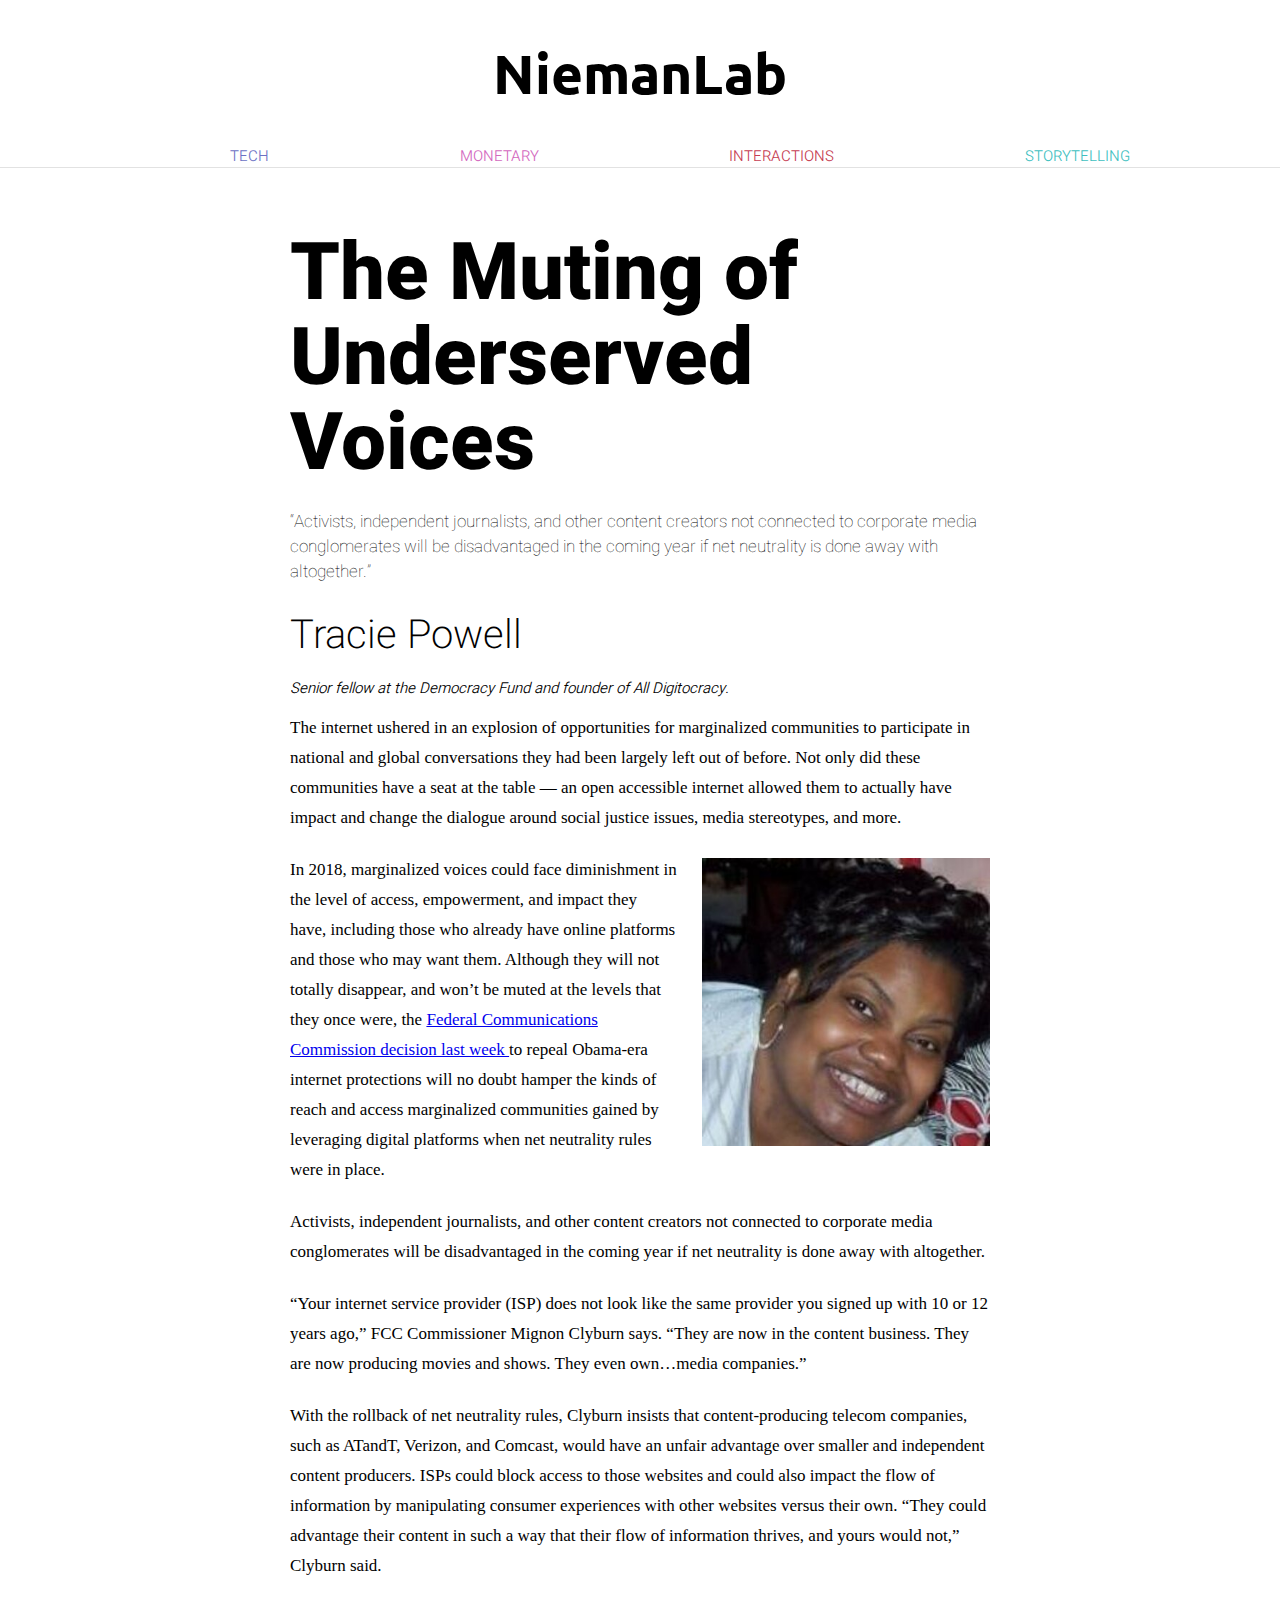
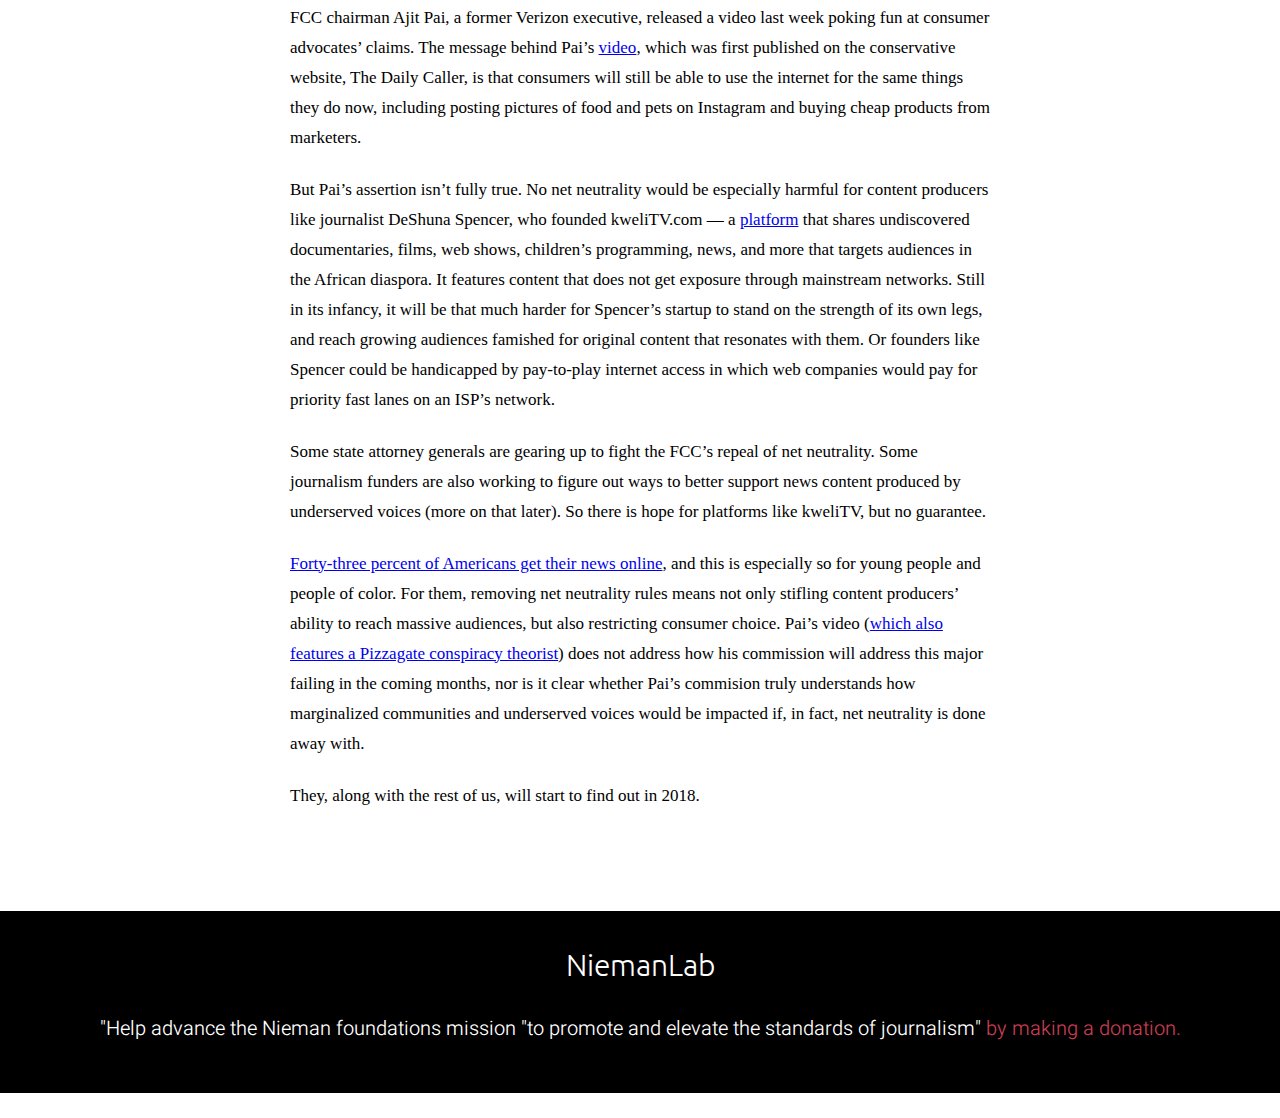
<file: articles/storytelling.html>
<!DOCTYPE html>
<html lang="en" class="animated fadeIn">
<head>
    <meta charset="UTF-8">
    <meta name="description" content="">
    <meta name="keywords" content="">
    <meta name="author" content="My Name">
    <title>Storytelling</title>
    <meta name="viewport" content="width=device-width, initial-scale=1">
    <!-- the line directly below connects the html page to your css styles -->
    <link rel="stylesheet" href="../styles/styles.css">
    <link rel="stylesheet" href="../styles/animate.css">
    <!-- the line directly below connects the html page to specific google fonts on google's cloud -->
    <link  href="https://fonts.googleapis.com/css?family=Ubuntu:700" rel="stylesheet">
    <script src=../scripts/jquery-3.3.1.min.js></script>
    <script src="../scripts/menu.js"></script>
</head>
<body>
 <h1><a href="../index.html">NiemanLab</a></h1> 
        <nav>
            <a class="bnav"></a>
            <ul>
            <li><a class="nav1" href="../articles/techlanding.html">TECH</a></li>
            <li><a class="nav2" href="../articles/monetarylanding.html">MONETARY</a></li>
            <li><a class="nav3" href="../articles/interactionslanding.html">INTERACTIONS</a></li>
            <li><a class="nav4" href="../articles/storytellinglanding.html">STORYTELLING</a></li>
            </ul>
        </nav>

    <div id="articlecontent">
        
        <h2 id="articlehed">The Muting of Underserved Voices</h2>
        
            <p class="articlequote">“Activists, independent journalists, and other content creators not connected to corporate media conglomerates will be disadvantaged in the coming year if net neutrality is done away with altogether.”</p>
        
                <h3>Tracie Powell</h3>
        <h4>Senior fellow at the Democracy Fund and founder of All Digitocracy.</h4>
            
        <p> The internet ushered in an explosion of opportunities for marginalized communities to participate in national and global conversations they had been largely left out of before. Not only did these communities have a seat at the table — an open accessible internet allowed them to actually have impact and change the dialogue around social justice issues, media stereotypes, and more. <img src="../images/tracie-powell.jpg" alt="traciepowell" style=""/>

        <p>In 2018, marginalized voices could face diminishment in the level of access, empowerment, and impact they have, including those who already have online platforms and those who may want them. Although they will not totally disappear, and won’t be muted at the levels that they once were, the <a href="https://www.theverge.com/2017/12/14/16776154/fcc-net-neutrality-vote-results-rules-repealed"> Federal Communications Commission decision last week </a> to repeal Obama-era internet protections will no doubt hamper the kinds of reach and access marginalized communities gained by leveraging digital platforms when net neutrality rules were in place. 
    
        <p>Activists, independent journalists, and other content creators not connected to corporate media conglomerates will be disadvantaged in the coming year if net neutrality is done away with altogether. 

        <p>“Your internet service provider (ISP) does not look like the same provider you signed up with 10 or 12 years ago,” FCC Commissioner Mignon Clyburn says. “They are now in the content business. They are now producing movies and shows. They even own…media companies.” 

        <p>With the rollback of net neutrality rules, Clyburn insists that content-producing telecom companies, such as ATandT, Verizon, and Comcast, would have an unfair advantage over smaller and independent content producers. ISPs could block access to those websites and could also impact the flow of information by manipulating consumer experiences with other websites versus their own. “They could advantage their content in such a way that their flow of information thrives, and yours would not,” Clyburn said. 

        <p>FCC chairman Ajit Pai, a former Verizon executive, released a video last week poking fun at consumer advocates’ claims. The message behind Pai’s <a href="https://www.youtube.com/watch?v=JqONIPwidQw">video</a>, which was first published on the conservative website, The Daily Caller, is that consumers will still be able to use the internet for the same things they do now, including posting pictures of food and pets on Instagram and buying cheap products from marketers. 
        
        <p>But Pai’s assertion isn’t fully true. No net neutrality would be especially harmful for content producers like journalist DeShuna Spencer, who founded kweliTV.com — a <a href="https://www.forbes.com/forbes/welcome/?toURL=https://www.forbes.com/sites/alanamatos/2017/08/08/this-streaming-service-is-changing-the-narrative-about-black-communities-in-the-media/&refURL=https://www.google.com/&referrer=https://www.google.com/">platform</a> that shares undiscovered documentaries, films, web shows, children’s programming, news, and more that targets audiences in the African diaspora. It features content that does not get exposure through mainstream networks. Still in its infancy, it will be that much harder for Spencer’s startup to stand on the strength of its own legs, and reach growing audiences famished for original content that resonates with them. Or founders like Spencer could be handicapped by pay-to-play internet access in which web companies would pay for priority fast lanes on an ISP’s network.
        
        <p>Some state attorney generals are gearing up to fight the FCC’s repeal of net neutrality. Some journalism funders are also working to figure out ways to better support news content produced by underserved voices (more on that later). So there is hope for platforms like kweliTV, but no guarantee.
        
        <p> <a  href="http://www.pewresearch.org/fact-tank/2017/09/07/americans-online-news-use-vs-tv-news-use/">Forty-three percent of Americans get their news online</a>, and this is especially so for young people and people of color. For them, removing net neutrality rules means not only stifling content producers’ ability to reach massive audiences, but also restricting consumer choice. Pai’s video (<a href="https://www.motherjones.com/politics/2017/12/the-guy-who-repealed-net-neutrality-caught-dancing-in-video-with-pizzagate-conspiracy-theorist/">which also features a Pizzagate conspiracy theorist</a>) does not address how his commission will address this major failing in the coming months, nor is it clear whether Pai’s commision truly understands how marginalized communities and underserved voices would be impacted if, in fact, net neutrality is done away with.
        
        <p>They, along with the rest of us, will start to find out in 2018.</p>
    </div>
</body>
    
<footer>
   
    <div class="footer-title"> NiemanLab
    </div>
    <div class="neiman-footer-deck2">"Help advance the Nieman foundations mission "to promote and elevate the standards of journalism" 
        <a id="donation" href=http://www.niemanlab.org> by making a donation. </a>
        
    </div>
    
</footer>     
</html>
</file>
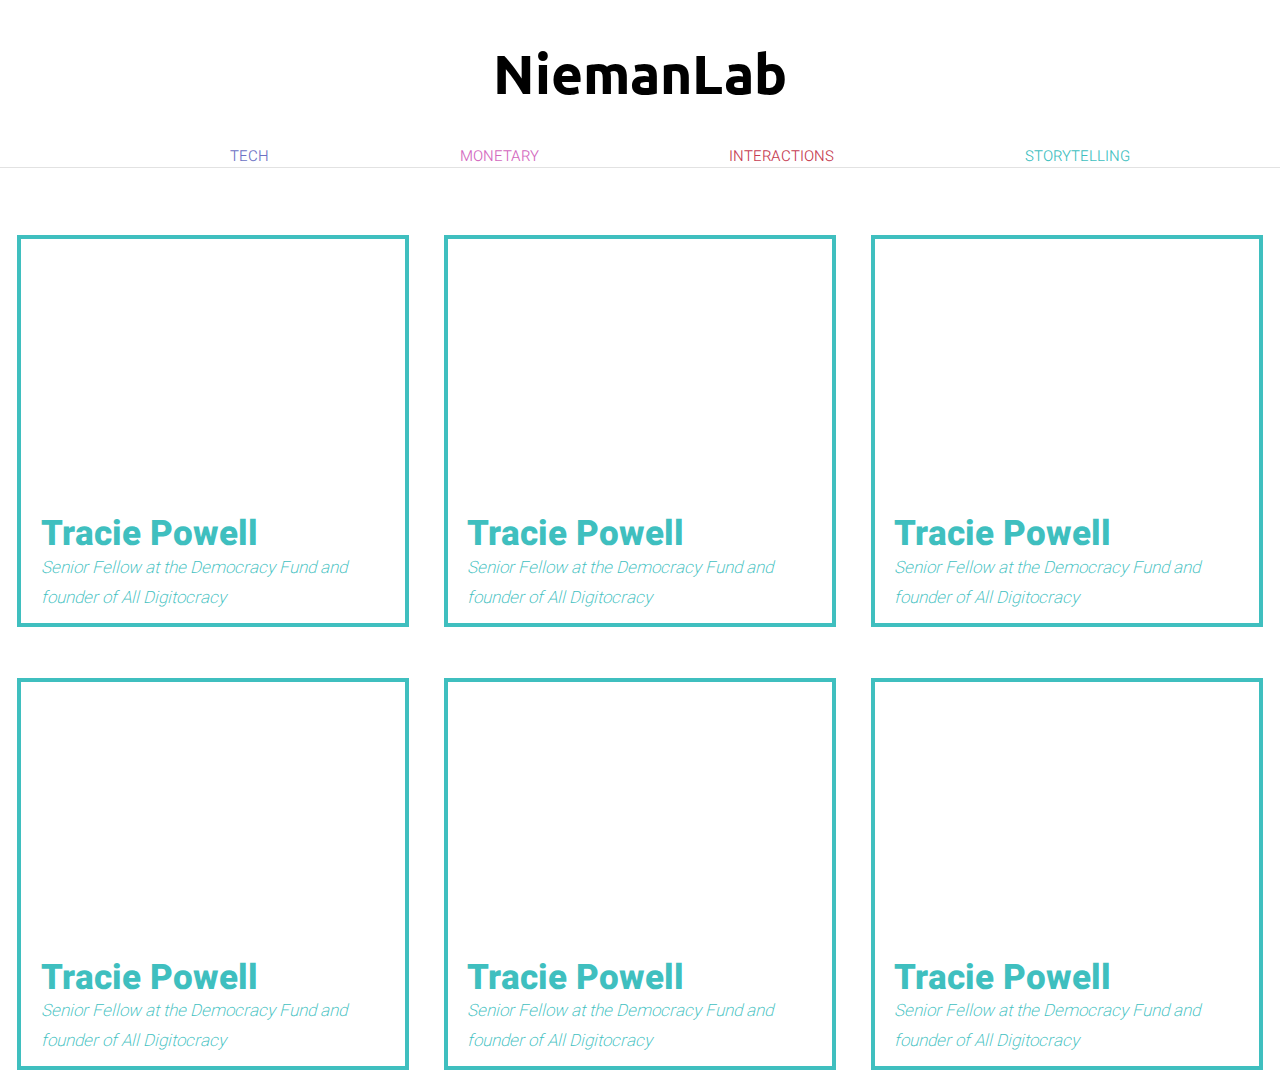
<file: articles/storytellinglanding.html>
<!DOCTYPE html>
<html lang="en" class="animated fadeIn">
<head>
    <meta charset="UTF-8">
    <meta name="description" content="">
    <meta name="keywords" content="">
    <meta name="author" content="My Name">
    <title>Storytelling | Landing</title>
    <meta name="viewport" content="width=device-width, initial-scale=1">
    <!-- the line directly below connects the html page to your css styles -->
    <link rel="stylesheet" href="../styles/styles.css">
    <link rel="stylesheet" href="../styles/animate.css">
    <!-- the line directly below connects the html page to specific google fonts on google's cloud -->
    <link  href="https://fonts.googleapis.com/css?family=Ubuntu:700" rel="stylesheet">
    <script src=../scripts/jquery-3.3.1.min.js></script>
    <script src="../scripts/menu.js"></script>
</head>
<body>
 <h1><a href="../index.html">NiemanLab</a></h1> 
       <nav>
            <a class="bnav"></a>
            <ul>
            <li><a class="nav1" href="../articles/techlanding.html">TECH</a></li>
            <li><a class="nav2" href="../articles/monetarylanding.html">MONETARY</a></li>
            <li><a class="nav3" href="../articles/interactionslanding.html">INTERACTIONS</a></li>
            <li><a class="nav4" href="../articles/storytellinglanding.html">STORYTELLING</a></li>
            </ul>
        </nav>
    
 <div class="grid2">
     <a class="itemgreen" href ="storytelling.html"> <p class="contentgreen" style="font-family:Heebo;">Tracie Powell</p><p class="titlegreen"> Senior Fellow at the Democracy Fund and founder of All Digitocracy</p><p class="moregreen">Read more  ></p><div class="hiddenquotegreen"> “Activists, independent journalists, and other content creators not connected to corporate media conglomerates will be disadvantaged in the coming year if net neutrality is done away with altogether.”</div></a>
                
     <a class="itemgreen" href ="storytelling.html"> <p class="contentgreen" style="font-family:Heebo;">Tracie Powell</p><p class="titlegreen"> Senior Fellow at the Democracy Fund and founder of All Digitocracy</p><p class="moregreen">Read more  ></p><div class="hiddenquotegreen"> “Activists, independent journalists, and other content creators not connected to corporate media conglomerates will be disadvantaged in the coming year if net neutrality is done away with altogether.”</div></a>
                
     <a class="itemgreen" href ="storytelling.html"><p class="contentgreen" style="font-family:Heebo;">Tracie Powell</p><p class="titlegreen"> Senior Fellow at the Democracy Fund and founder of All Digitocracy</p><p class="moregreen">Read more  ></p><div class="hiddenquotegreen"> “Activists, independent journalists, and other content creators not connected to corporate media conglomerates will be disadvantaged in the coming year if net neutrality is done away with altogether.”</div></a>
                
     <a class="itemgreen" href ="storytelling.html"><p class="contentgreen" style="font-family:Heebo;">Tracie Powell</p><p class="titlegreen"> Senior Fellow at the Democracy Fund and founder of All Digitocracy</p><p class="moregreen">Read more  ></p><div class="hiddenquotegreen"> “Activists, independent journalists, and other content creators not connected to corporate media conglomerates will be disadvantaged in the coming year if net neutrality is done away with altogether.”</div></a>
                
     <a class="itemgreen" href ="storytelling.html"><p class="contentgreen" style="font-family:Heebo;">Tracie Powell</p><p class="titlegreen"> Senior Fellow at the Democracy Fund and founder of All Digitocracy</p><p class="moregreen">Read more  ></p><div class="hiddenquotegreen"> “Activists, independent journalists, and other content creators not connected to corporate media conglomerates will be disadvantaged in the coming year if net neutrality is done away with altogether.”</div></a>
                
     <a class="itemgreen" href ="storytelling.html"><p class="contentgreen" style="font-family:Heebo;">Tracie Powell</p><p class="titlegreen"> Senior Fellow at the Democracy Fund and founder of All Digitocracy</p><p class="moregreen">Read more  ></p><div class="hiddenquotegreen"> “Activists, independent journalists, and other content creators not connected to corporate media conglomerates will be disadvantaged in the coming year if net neutrality is done away with altogether.”</div></a>
</div> 
 
    
</body>
</html>
</file>
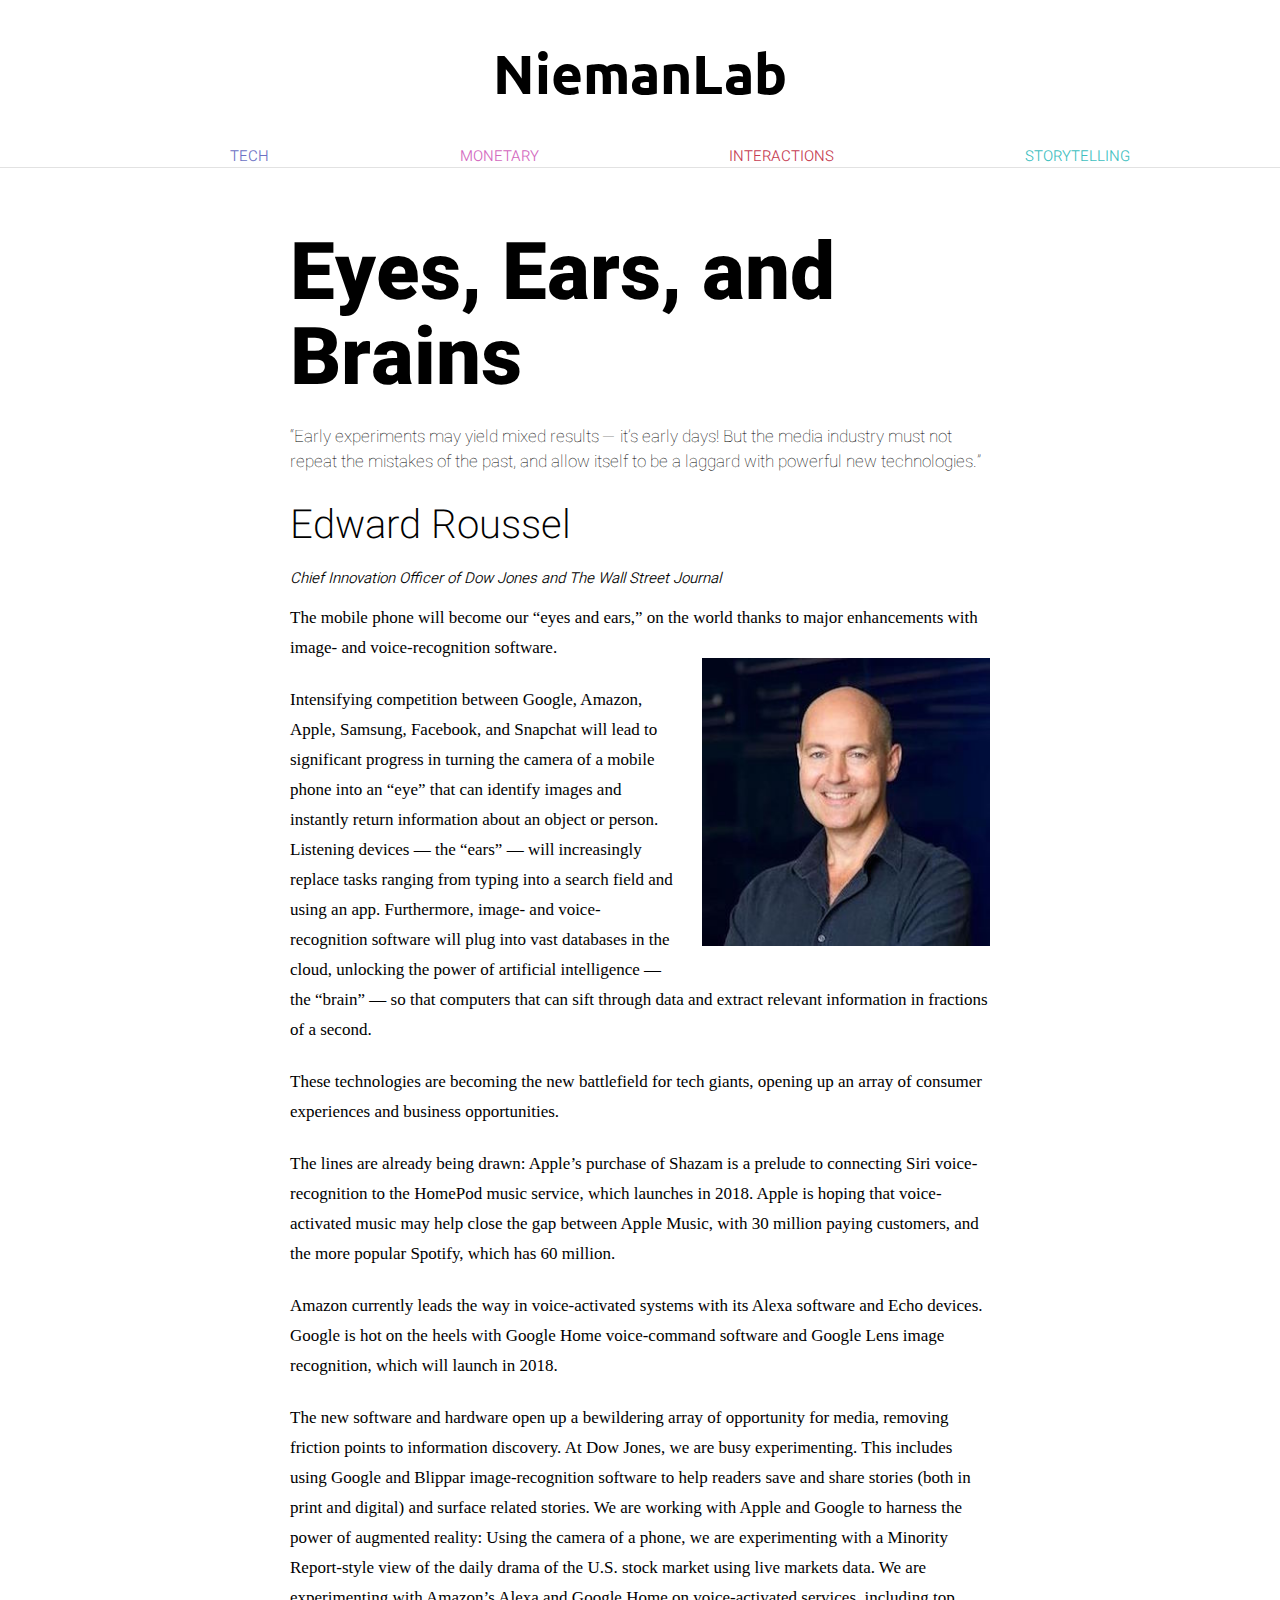
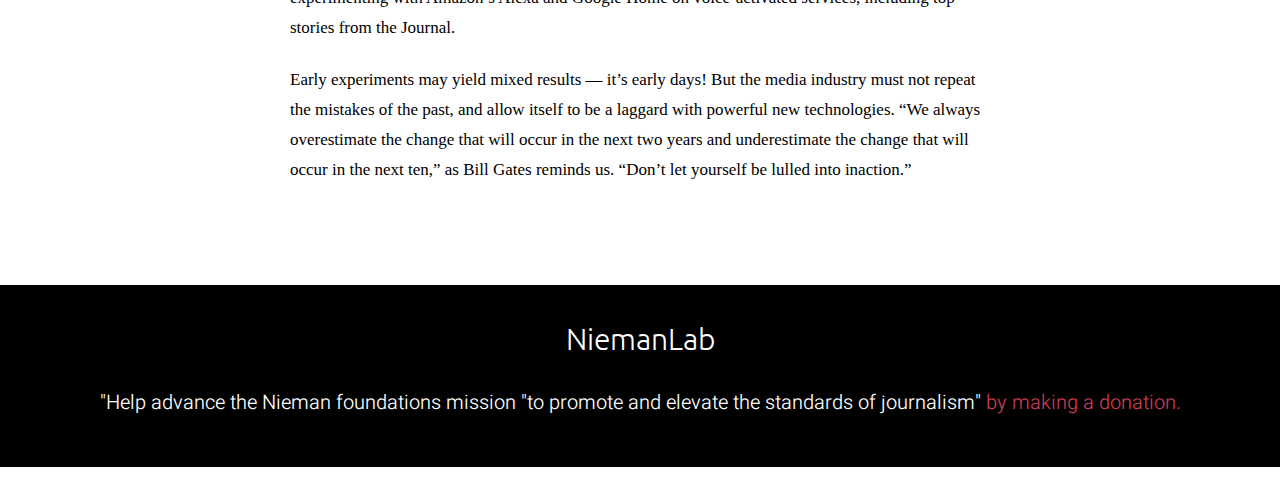
<file: articles/tech.html>
<!DOCTYPE html>
<html lang="en" class="animated fadeIn">
<head>
    <meta charset="UTF-8">
    <meta name="description" content="">
    <meta name="keywords" content="">
    <meta name="author" content="My Name">
    <title>Technology</title>
    <meta name="viewport" content="width=device-width, initial-scale=1">
    <!-- the line directly below connects the html page to your css styles -->
    <link rel="stylesheet" href="../styles/styles.css">
    <link rel="stylesheet" href="../styles/animate.css">
    <!-- the line directly below connects the html page to specific google fonts on google's cloud -->
    <link  href="https://fonts.googleapis.com/css?family=Ubuntu:700" rel="stylesheet">
    <script src=../scripts/jquery-3.3.1.min.js></script>
    <script src="../scripts/menu.js"></script>
</head>
<body>
      <h1><a href="../index.html">NiemanLab</a></h1> 
        <nav>
            <a class="bnav"></a>
            <ul>
            <li><a class="nav1" href="../articles/techlanding.html">TECH</a></li>
            <li><a class="nav2" href="../articles/monetarylanding.html">MONETARY</a></li>
            <li><a class="nav3" href="../articles/interactionslanding.html">INTERACTIONS</a></li>
            <li><a class="nav4" href="../articles/storytellinglanding.html">STORYTELLING</a></li>
            </ul>
        </nav>

    <div id="articlecontent">
        
        <h2 id="articlehed">Eyes, Ears, and Brains</h2>
        
            <p class="articlequote">“Early experiments may yield mixed results — it’s early days! But the media industry must not repeat the mistakes of the past, and allow itself to be a laggard with powerful new technologies.”</p>
    
    
                <h3>Edward Roussel</h3>
        <h4>Chief Innovation Officer of Dow Jones and The Wall Street Journal</h4>
                        
            
<p> The mobile phone will become our “eyes and ears,” on the world thanks to major enhancements with image- and voice-recognition software. <img src="../images/edward-roussel.jpg" alt="edwardroussel" style=""/>

<p>Intensifying competition between Google, Amazon, Apple, Samsung, Facebook, and Snapchat will lead to significant progress in turning the camera of a mobile phone into an “eye” that can identify images and instantly return information about an object or person. Listening devices — the “ears” — will increasingly replace tasks ranging from typing into a search field and using an app. Furthermore, image- and voice-recognition software will plug into vast databases in the cloud, unlocking the power of artificial intelligence — the “brain” — so that computers that can sift through data and extract relevant information in fractions of a second.

    
<p>These technologies are becoming the new battlefield for tech giants, opening up an array of consumer experiences and business opportunities.

<p>The lines are already being drawn: Apple’s purchase of Shazam is a prelude to connecting Siri voice-recognition to the HomePod music service, which launches in 2018. Apple is hoping that voice-activated music may help close the gap between Apple Music, with 30 million paying customers, and the more popular Spotify, which has 60 million.

<p>Amazon currently leads the way in voice-activated systems with its Alexa software and Echo devices. Google is hot on the heels with Google Home voice-command software and Google Lens image recognition, which will launch in 2018.

<p>The new software and hardware open up a bewildering array of opportunity for media, removing friction points to information discovery. At Dow Jones, we are busy experimenting. This includes using Google and Blippar image-recognition software to help readers save and share stories (both in print and digital) and surface related stories. We are working with Apple and Google to harness the power of augmented reality: Using the camera of a phone, we are experimenting with a Minority Report-style view of the daily drama of the U.S. stock market using live markets data. We are experimenting with Amazon’s Alexa and Google Home on voice-activated services, including top stories from the Journal.

<p>Early experiments may yield mixed results — it’s early days! But the media industry must not repeat the mistakes of the past, and allow itself to be a laggard with powerful new technologies. “We always overestimate the change that will occur in the next two years and underestimate the change that will occur in the next ten,” as Bill Gates reminds us. “Don’t let yourself be lulled into inaction.”
</p>
        </div>
</body>
 
<footer>
   
    <div class="footer-title"> NiemanLab
    </div>
    <div class="neiman-footer-deck2">"Help advance the Nieman foundations mission "to promote and elevate the standards of journalism" 
        <a id="donation" href=http://www.niemanlab.org> by making a donation. </a>
        
    </div>
    
</footer>
</html>
</file>
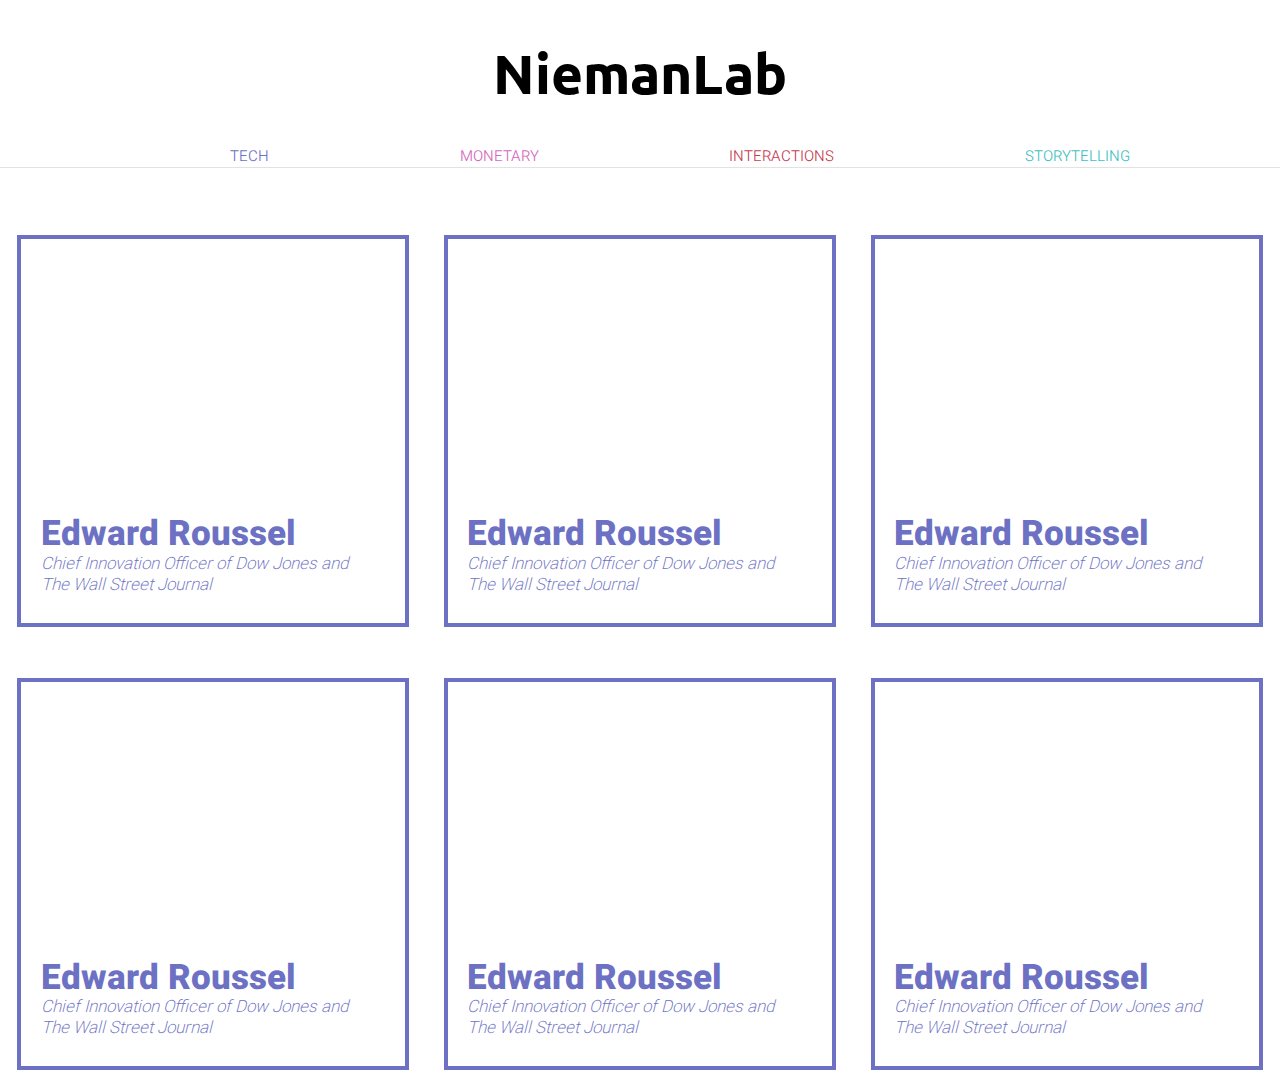
<file: articles/techlanding.html>
<!DOCTYPE html>
<html lang="en" class="animated fadeIn">
<head>
    <meta charset="UTF-8">
    <meta name="description" content="">
    <meta name="keywords" content="">
    <meta name="author" content="My Name">
    <title>Technology |Landing</title>
    <meta name="viewport" content="width=device-width, initial-scale=1">
    <!-- the line directly below connects the html page to your css styles -->
    <link rel="stylesheet" href="../styles/styles.css">
    <link rel="stylesheet" href="../styles/animate.css">
    <!-- the line directly below connects the html page to specific google fonts on google's cloud -->
    <link  href="https://fonts.googleapis.com/css?family=Ubuntu:700" rel="stylesheet">
    <script src=../scripts/jquery-3.3.1.min.js></script>
    <script src="../scripts/menu.js"></script>
</head>
<body>
 <h1><a href="../index.html">NiemanLab</a></h1> 
        <nav>
            <a class="bnav"></a>
            <ul>
            <li><a class="nav1" href="../articles/techlanding.html">TECH</a></li>
            <li><a class="nav2" href="../articles/monetarylanding.html">MONETARY</a></li>
            <li><a class="nav3" href="../articles/interactionslanding.html">INTERACTIONS</a></li>
            <li><a class="nav4" href="../articles/storytellinglanding.html">STORYTELLING</a></li>
            </ul>
        </nav>
    
    <div class="grid2">
        <a class="item6" href ="tech.html"><p class="content2" style="font-family:Heebo;">Edward Roussel</p><p class="title"> Chief Innovation Officer of Dow Jones and The Wall Street Journal</p><p class="more">Read more  ></p><div class="hiddenquote">“Early experiments may yield mixed results — it’s early days! But the media industry must not repeat the mistakes of the past, and allow itself to be a laggard with powerful new technologies.”</div> </a>
        
        <a class="item6" href ="tech.html"> <p class="content2"style="font-family: Heebo;">Edward Roussel</p><p class="title"> Chief Innovation Officer of Dow Jones and The Wall Street Journal</p><p class="more">Read more  ></p><div class="hiddenquote">“Early experiments may yield mixed results — it’s early days! But the media industry must not repeat the mistakes of the past, and allow itself to be a laggard with powerful new technologies.”</div> </a>
        
        <a class="item6" href ="tech.html"> <p class="content2" style="font-family: Heebo;">Edward Roussel</p><p class="title"> Chief Innovation Officer of Dow Jones and The Wall Street Journal</p><p class="more">Read more  ></p><div class="hiddenquote">“Early experiments may yield mixed results — it’s early days! But the media industry must not repeat the mistakes of the past, and allow itself to be a laggard with powerful new technologies.”</div> </a>
        
        <a class="item6" href ="tech.html"><p class="content2"  style="font-family: Heebo;">Edward Roussel</p><p class="title"> Chief Innovation Officer of Dow Jones and The Wall Street Journal</p><p class="more">Read more  ></p><div class="hiddenquote">“Early experiments may yield mixed results — it’s early days! But the media industry must not repeat the mistakes of the past, and allow itself to be a laggard with powerful new technologies.”</div></a>
        
        <a class="item6" href ="tech.html"> <p class="content2"  style="font-family: Heebo;">Edward Roussel</p><p class="title"> Chief Innovation Officer of Dow Jones and The Wall Street Journal</p><p class="more">Read more  ></p><div class="hiddenquote">“Early experiments may yield mixed results — it’s early days! But the media industry must not repeat the mistakes of the past, and allow itself to be a laggard with powerful new technologies.”</div></a>
        
        <a class="item6" href ="tech.html"> <p class="content2"  style="font-family: Heebo;">Edward Roussel</p><p class="title"> Chief Innovation Officer of Dow Jones and The Wall Street Journal</p><p class="more">Read more  ></p><div class="hiddenquote">“Early experiments may yield mixed results — it’s early days! But the media industry must not repeat the mistakes of the past, and allow itself to be a laggard with powerful new technologies.”</div> </a>
    </div>
    
</body>
</html>
</file>
<file: styles/styles.css>
@import url('https://fonts.googleapis.com/css?family=Ubuntu:700');

@import url('https://fonts.googleapis.com/css?family=Heebo:100,300,400,500,700,800,900');

@media only screen and (max-width: 700px) {
    


/* BEGIN MOBILE FIRST */  

body{
    width: 100%;
    margin: 0 auto;
}

/* INDEX */ 

h1 {
    font-family: Ubuntu; 
    font-weight: 700;
    font-size: 25px;
    text-align: center;
    padding-top: 10px;
}

h1 a {
    text-decoration: none;
    color: #000000;
}

h2 {
    font-family: Heebo;
    font-size: 30px;
    text-align: center;
    line-height: 30px;
     margin-left: 10%;
    margin-right: 10%;
    
}

.quote {
    font-family: Heebo;
    font-size: 16px;
    text-align: center;
    font-weight: 100;
    margin-left: 10%;
    margin-right: 10%;
}

/* INDEX GRID */

.grid {
    display: flex;
    flex-direction: column;
    margin-left: 10%;
    margin-right: 10%; 
}

.item5 {
    display: flex;
    justify-content: center;
    width: 100%;
    margin-top: 4%;
    background-color: #6c71c4;
    position: relative;

}

.item5:after {
  content: "";
  display: block;
  padding-bottom: 100%;
}

.item2 {
    display: flex;
    justify-content: center;
    width: 100%;
    margin-top: 4%;
    background-color: #d368be;
    position: relative;
}

.item2:after {
  content: "";
  display: block;
  padding-bottom: 100%;
}

.item3 {
    display: flex;
    justify-content: center;
    width: 100%;
    margin-top: 4%;
    background-color: #c63d52;
    position: relative;
}

.item3:after {
  content: "";
  display: block;
  padding-bottom: 100%;
}
    
.item4 {
    display: flex;
    justify-content: center;
    width: 100%;
    margin-top: 4%;
    background-color: #3FBFBF;
    position: relative;
}

.item4:after {
  content: "";
  display: block;
  padding-bottom: 100%;
}

.content {
    font-family: Heebo;
    font-size: 30px;
    color: #FFFFFF;
    text-decoration: none;
    font-weight: 800;
    position: absolute;
    top: 35%;
    align-items: center;  
}


/* LANDING PAGE FOR TECH */

.grid2 {
    display: flex;
    flex-direction: column;
    margin-left: 10%;
    margin-right: 10%; 
}

.item6 {
    display: flex;
    justify-content: center;
    width: 100%;
    margin-top: 4%;
    border: solid;
    color: #6c71c4;
    border-width: 4px;
    position: relative;

}

a {
    text-decoration: none;
}

.hiddenquote{
    display: none;
}

.more{
    font-family: Heebo;
    font-weight: 200;
    font-size: 14px;  
    color: #6c71c4;
    position: absolute;
    top: 79%;
    left: 6%; 
}

.item6:after {
  content: "";
  display: block;
  padding-bottom: 100%;
}

.content2 {
    display:block;
    font-family: Heebo;
    font-size: 30px;
    color: #6c71c4;
    text-decoration: none;
    font-weight: 800;
    position: absolute;
    bottom: 20%;
    left: 5%;     
}

.title{
    display:block;
    font-family: Heebo;
    font-weight: 200;
    font-style: italic;
    font-size: 14px;
    color: #6c71c4;
    position: absolute;
    top: 62%;
    left: 5%;
    margin-right: 10%;
    line-height: 21px;   
}

/* LANDING PAGE FOR STORYTELLING */
    
.storylanding {
    display: flex;
    flex-direction: column;
    margin-left: 10%;
    margin-right: 10%; 
}

.itemgreen {
    display: flex;
    justify-content: center;
    width: 100%;
    margin-top: 4%;
    border: solid;
    color: #3FBFBF;
    border-width: 4px;
    position: relative;

}

.hiddenquotegreen{
    display: none;
}

.itemgreen:after {
  content: "";
  display: block;
  padding-bottom: 100%;
}

.contentgreen {
    display:block;
    font-family: Heebo;
    font-size: 30px;
    color: #3FBFBF;
    text-decoration: none;
    font-weight: 800;
    position: absolute;
    bottom: 20%;
    left: 5%;     
}

.moregreen {
    font-family: Heebo;
    font-weight: 200;
    font-size: 14px;  
    color: #3FBFBF;
    position: absolute;
    top: 79%;
    left: 6%; 
}


.titlegreen{
    display:block;
    font-family: Heebo;
    font-weight: 200;
    font-style: italic;
    font-size: 14px;
    color: #3FBFBF;
    position: absolute;
    top: 62%;
    left: 5%;
    margin-right: 10%;
    line-height: 21px;   
}


/* LANDING PAGE FOR MONETARY */

.monetarylanding {
    display: flex;
    flex-direction: column;
    margin-left: 10%;
    margin-right: 10%; 
}

.itempink {
    display: flex;
    justify-content: center;
    width: 100%;
    margin-top: 4%;
    border: solid;
    color: #d368be;
    border-width: 4px;
    position: relative;

}

.contentpink {
    display:block;
    font-family: Heebo;
    font-size: 30px;
    color: #d368be;
    text-decoration: none;
    font-weight: 800;
    position: absolute;
    bottom: 21%;
    left: 5%;     
}
    
.morepink{
    font-family: Heebo;
    font-weight: 200;
    font-size: 14px;  
    color: #d368be;
    position: absolute;
    top: 79%;
    left: 6%; 
}


.titlepink{
    display:block;
    font-family: Heebo;
    font-weight: 200;
    font-style: italic;
    font-size: 14px;
    color: #d368be;
    position: absolute;
    top: 62%;
    left: 5%;
    margin-right: 10%;
    line-height: 21px;   
}

.hiddenquotepink{
    display: none;
}

.itempink:after {
  content: "";
  display: block;
  padding-bottom: 100%;
}

/* LANDING PAGE FOR INTERACTIONS */

a.itemred {
    display: flex;
    justify-content: center;
    width: 100%;
    margin-top: 4%;
    border: solid;
    color: #c63d52;
    border-width: 4px;
    position: relative;

}

.contentred {
    display:block;
    font-family: Heebo;
    font-size: 30px;
    color: #c63d52;
    text-decoration: none;
    font-weight: 800;
    position: absolute;
    bottom: 20%;
    left: 5%;     
}
    
.morered{
    font-family: Heebo;
    font-weight: 200;
    font-size: 14px;  
    color: #c63d52;
    position: absolute;
    top: 79%;
    left: 6%; 
}


.titlered{
    display:block;
    font-family: Heebo;
    font-weight: 200;
    font-style: italic;
    font-size: 14px;
    color: #c63d52;
    position: absolute;
    top: 62%;
    left: 5%;
    margin-right: 10%;
    line-height: 21px;   
}

.hiddenquotered{
    display: none;
}

.itemred:after {
  content: "";
  display: block;
  padding-bottom: 100%;
}
   
/* NAV DISPLAYED IN SUB PAGES */
    
/*  HAMBURGER MENU ON MOBILE */

    
 .bnav{
        display: block;
        height: 20px;
        background: url(../images/navicon.png) no-repeat 1%;
        cursor: pointer;
        width: 80%;
        margin: 0 auto;
        
    }
    nav ul  {
        overflow: hidden; 
        background: #FFFFFF;
        height: 0;
        display: block;        
    }
    
    nav ul.open{
        height: auto;  
    }
    
    nav ul li {
        float: none;
        text-align: left;
        width: 86%; 
        margin: 0;
        list-style: none;
    }
    
    nav ul li a{
        padding: 10px;
        border-bottom: 1px solid #000000;
        display: block;
        width: 80%;
        font-family: Heebo;
        margin: 0 auto;
}
    
/* SEPERATE CLASSES BECAUSE OF DIFFERENT COLORS */
.nav1 {
  
    color: #6c71c4;
    align-items: center;
}

.nav2 {
    
    color: #d368be;
    align-items: center;
}

.nav3 {

    color: #c63d52;
    align-items: center;
}

.nav4 {

    color: #3FBFBF;
    align-items: center;
}


/* BEGINNING ARTICLE PAGE CONTENT MOBILE */

#articlecontent{
    max-width: 250px;
    margin: 0 auto;
}

    
#articlehed {
	font-family: Heebo;
    font-weight: 800;
    font-size: 30px;
    text-align: left;
    line-height: 35px;
    margin: 0 auto;
    padding-top: 12%;
}

.articlequote {
    font-family: Heebo;
    font-size: 15px;
    line-height: 20px;
    text-align: left;
    font-weight: 100;     
}

h3 {
    text-align: left;
    font-size: 23px;
    font-family: Heebo;
    font-weight: lighter;
    line-height: 0px;
    padding-top: 10%;
}

h4 {
    padding-top: 0px;
    margin-top: 0px;
    font-size: 13px;
    line-height: 20px;
    font-family: Heebo;
    font-weight: 100;
    font-style: italic;
    
}
    
p {
    padding-top: 5px;
    font-size: 15px;
    font-family: Georgia, serif;
    line-height: 27px;
}
  
img {
    margin: 0 auto;
	width: 100%;
    padding-top: 10%;
} 

    

 /* FOOTER STYLES MOBILE*/

footer {
    width: 100%;
    margin: 0 auto;
    font-family: Heebo;
    color: white;
    font-weight: 300;
    font-size: 20px;
    text-align: center;
    text-align-last: center;
    margin-top: 100px;
    margin-bottom: 25px;
    background-color: black;
    padding-top: 0px;
    padding-bottom: 50px;
} 
    
.footer-title{
    font-size: 30px;
    text-align: center;
    font-family: Ubuntu;
    padding-top: 30px;
    padding-bottom: 30px;
        
}

#donation{
    color: #c63d52;
    text-decoration: none;
}
    
}
/* BEGIN DESKTOP STYLES, BREAKPOINT 720px */


@media only screen and (min-width: 700px) {

/* INDEX */
    
body{
    width: 100%;
    margin: 0 auto;
}


h1 {   
    font-size: 55px;
    text-align: center;
    font-family: Ubuntu;
    
}

h1 a {
    text-decoration: none;
    color: #000000;
}

h2 {
    font-family: Heebo;
    font-weight: 900;
    font-size: 78px;
    line-height: 75px;
    text-align: center;
    margin-left: 10%;
    margin-right: 10%;
    
}
    
.quote {
    font-family: Heebo;
    font-weight: 300;
    font-size: 20px;
    text-align: center;
    margin-left: 20%;
    margin-right: 20%;
    text-align-last: center;   
}

    
/* INDEX FLEX BOX */
    
.grid {
    display: flex;
    flex-direction: row;
    flex-wrap: wrap; 
    justify-content: space-around;
    width: 70%;
    margin: 0 auto;   
}


.item5 {
    display: flex;
    justify-content: center;
    width: 49%;
    background-color: #6c71c4; 
    position: relative;
    text-decoration: none;
}

.item5:hover {
        -webkit-transform: scale(0.8);
        -ms-transform: scale(0.8);
        transform: scale(0.8);
}

.item2 {
    display: flex;
    justify-content: center;
    width: 49%;
    background-color: #d368be; 
    position: relative;
    text-decoration: none;
}

.item2:hover {
        -webkit-transform: scale(0.8);
        -ms-transform: scale(0.8);
        transform: scale(0.8);
}
 
.item3 {
    display: flex;
    justify-content: center;
    width: 49%;
    background-color: #c63d52; 
    position: relative;
    margin-top: 1%;
    text-decoration: none;
}

.item3:hover {
        -webkit-transform: scale(0.8);
        -ms-transform: scale(0.8);
        transform: scale(0.8);
}

.item4 {
    display: flex;
    justify-content: center;
    width: 49%;
    background-color: #3FBFBF; 
    position: relative;
    margin-top: 1%;
    text-decoration: none;
}

.item4:hover {
        -webkit-transform: scale(0.8);
        -ms-transform: scale(0.8);
        transform: scale(0.8);
}

.item5:after {
  content: "";
  display: block;
  padding-bottom: 100%;
}

.item2:after {
  content: "";
  display: block;
  padding-bottom: 100%;
}

.item3:after {
  content: "";
  display: block;
  padding-bottom: 100%;
}

.item4:after {
  content: "";
  display: block;
  padding-bottom: 100%;
}

.content {
    font-family: Heboo;
    font-size: 40px;
    color: #FFFFFF;
    text-decoration: none;
    font-weight: 800;
    position: relative;
    top: 37%;
    align-items: center;
    justify-content: center; 
}

/* NAV DISPLAYED ON SUB PAGES */
    
nav ul {
    width:100%;
    border-bottom: 1px solid #e2e2e2;
    top: 0;
    display: flex;
    justify-content: space-evenly;
    text-align: center; 
    text-decoration: none;
}

nav ul li{
    list-style: none;
    text-align: center;
    text-decoration: none;
   
}

nav a {
    text-decoration: none; 
    font-size: 15px;
    font-family: Heebo;
    font-weight: 300;
    display:block;
    
}

.nav1 {
  
    color: #6c71c4;
    align-items: center;
}

.nav2 {
    
    color: #d368be;
    align-items: center;
}

.nav3 {

    color: #c63d52;
    align-items: center;
}

.nav4 {

    color: #3FBFBF;
    align-items: center;
}

nav a:hover {
	color: #000000;
}
    

    
/* BEGIN ARTICLE CONTENT STYLES */  
    
#articlecontent{
    position: relative;
	margin: 0 auto;
	width: 100%;
	max-width: 700px; 
	text-align: left; 
	line-height: 1.5em;
    
}

#articlehed {
    font-family: Heebo;
    font-weight: 800;
    font-size: 80px;
    text-align: left;
    line-height: 85px;
    margin: 0 auto;
    padding-top: 3rem;
   
}

h3 {
    
    text-align: left;
    font-size: 40px;
    font-family: Heebo;
    font-weight: 200;
}

h4 {
    font-size: 15px;
    font-family: Heebo;
    font-weight: 300;
    line-height: 0px;
    font-style: italic;
}

p {
    padding-top: 5px;
    font-size: 17px;
    font-family: Georgia, serif;
    line-height: 30px;
}

.articlequote {
    font-family: Heebo;
    font-weight: 300;
    font-size: 17px;
    text-align: left;
    font-weight: 100;
    text-align: left;
    line-height: 25px;  
}

img{
    width: 3in; 
    height: 3in;
    padding-left: 25px;
	padding-top: 25px;
	padding-bottom: 25px;
	float: right;
	clear: left;
}

/* FOOTER STYLES */
    
footer {
    width: 100%;
    font-family: Heebo;
    color: white;
    font-weight: 300;
    font-size: 20px;
    text-align: center;
    text-align-last: center;
    margin-top: 100px;
    margin-bottom: 25px;
    background-color: black;
    padding-top: 5px;
    padding-bottom: 50px;
} 
    
.footer-title{
    font-size: 30px;
    text-align: center;
    font-family: Ubuntu;
    padding-top: 30px;
    padding-bottom: 30px;
        
}
    
#donation{
    color: #c63d52;
    text-decoration: none;
}
    
/* LANDING PAGE FOR TECH */

.grid2 {
    display: flex;
    flex-direction: row;
    flex-wrap: wrap;
    justify-content: space-around;
    width: 100%;
    margin: auto;
}

a.item6 {
    display: flex;
    justify-content: center;
    width: 30%;
    margin-top: 4%;
    border: solid;
    color: #6c71c4;
    border-width: 4px;
    position: relative;
}
    
.more {
    display: none;
}

/* QUOTE SHOWN ON HOVER ONLY */
    
.hiddenquote{
    display: none;
}

.item6:hover .hiddenquote {
    display: block;
    color: #FFFFFF;
    background: #6c71c4;
    transition: all 0.3s ease;
    font-family: Heebo;
    font-size: 20px;
    font-weight: 200;
    padding: 40px;
    text-align: center;
    text-decoration: none;
}


.item6:after {
  content: "";
  display: block;
  padding-bottom: 100%;
}

.content2 {
    display:block;
    font-family: Heebo;
    font-size: 35px;
    color: #6c71c4;
    text-decoration: none;
    font-weight: 800;
    position: absolute;
    bottom: 10%;
    left: 5%;     
}

.item6:hover .content2{
    display:none;
}

.title{
    display:block;
    font-family: Heebo;
    font-weight: 200;
    font-style: italic;
    font-size: 17px;
    color: #6c71c4;
    position: absolute;
    top: 76%;
    left: 5%;
    margin-right: 10%;
    line-height: 21px;   
}

.item6:hover .title {
    display:none;
}
    
/* LANDING PAGE FOR MONETARY */

.grid2 {
    display: flex;
    flex-direction: row;
    flex-wrap: wrap;
    justify-content: space-around;
    width: 100%;
    margin: auto;
}

a.itempink {
    display: flex;
    justify-content: center;
    width: 30%;
    margin-top: 4%;
    border: solid;
    color: #d368be;
    border-width: 4px;
    position: relative;
}
    
.morepink {
    display: none;
}

/* QUOTE SHOWN ON HOVER ONLY */
    
.hiddenquotepink{
    display: none;
}

.itempink:hover .hiddenquotepink {
    display: block;
    color: #FFFFFF;
    background: #d368be;
    transition: all 0.3s ease;
    font-family: Heebo;
    font-size: 20px;
    font-weight: 200;
    padding: 40px;
    text-align: center;
    text-decoration: none;
    line-height: 26px;
}


.itempink:after {
  content: "";
  display: block;
  padding-bottom: 100%;
}

.contentpink {
    display:block;
    font-family: Heebo;
    font-size: 35px;
    color: #d368be;
    text-decoration: none;
    font-weight: 800;
    position: absolute;
    bottom: 10%;
    left: 5%;     
}

.itempink:hover .contentpink{
    display:none;
}

.titlepink{
    display:block;
    font-family: Heebo;
    font-weight: 200;
    font-style: italic;
    font-size: 17px;
    color: #d368be;
    position: absolute;
    top: 76%;
    left: 5%;
    margin-right: 10%;
    line-height: 21px;   
}

.itempink:hover .titlepink {
    display:none;
}
    
/* LANDING PAGE FOR INTERACTIONS */

.grid2 {
    display: flex;
    flex-direction: row;
    flex-wrap: wrap;
    justify-content: space-around;
    width: 100%;
    margin: auto;
}

a.itemgreen {
    display: flex;
    justify-content: center;
    width: 30%;
    margin-top: 4%;
    border: solid;
    color: #3FBFBF;
    border-width: 4px;
    position: relative;
}
    
.moregreen {
    display: none;
}

/* QUOTE SHOWN ON HOVER ONLY */
    
.hiddenquotegreen{
    display: none;
}

.itemgreen:hover .hiddenquotegreen {
    display: block;
    color: #FFFFFF;
    background: #3FBFBF;
    transition: all 0.3s ease;
    font-family: Heebo;
    font-size: 20px;
    font-weight: 200;
    padding: 40px;
    text-align: center;
    text-decoration: none;
    line-height: 26px;
}


.itemgreen:after {
  content: "";
  display: block;
  padding-bottom: 100%;
}

.contentgreen {
    display:block;
    font-family: Heebo;
    font-size: 35px;
    color: #3FBFBF;
    text-decoration: none;
    font-weight: 800;
    position: absolute;
    bottom: 10%;
    left: 5%;     
}

.itemgreen:hover .contentgreen{
    display:none;
}

.titlegreen{
    display:block;
    font-family: Heebo;
    font-weight: 200;
    font-style: italic;
    font-size: 17px;
    color: #3FBFBF;
    position: absolute;
    top: 76%;
    left: 5%;
    margin-right: 10%;   
}

.itemgreen:hover .titlegreen {
    display:none;
}
    
/* LANDING PAGE FOR INTERACTIONS */

.grid2 {
    display: flex;
    flex-direction: row;
    flex-wrap: wrap;
    justify-content: space-around;
    width: 100%;
    margin: auto;
}

a.itemred {
    display: flex;
    justify-content: center;
    width: 30%;
    margin-top: 4%;
    border: solid;
    color: #c63d52;
    border-width: 4px;
    position: relative;
}

.morered {
    display: none;
}
    
/* QUOTE SHOWN ON HOVER ONLY */
    
.hiddenquotered{
    display: none;
}

.itemred:hover .hiddenquotered {
    display: block;
    color: #FFFFFF;
    background: #c63d52;
    transition: all 0.3s ease;
    font-family: Heebo;
    font-size: 20px;
    font-weight: 200;
    padding: 40px;
    text-align: center;
    text-decoration: none;
    line-height: 26px;
}


.itemred:after {
  content: "";
  display: block;
  padding-bottom: 100%;
}

.contentred {
    display:block;
    font-family: Heebo;
    font-size: 35px;
    color: #c63d52;
    text-decoration: none;
    font-weight: 800;
    position: absolute;
    bottom: 10%;
    left: 5%;     
}

.itemred:hover .contentred{
    display:none;
}

.titlered{
    display:block;
    font-family: Heebo;
    font-weight: 200;
    font-style: italic;
    font-size: 17px;
    color: #c63d52;
    position: absolute;
    top: 76%;
    left: 5%;
    margin-right: 10%;   
}

.itemred:hover .titlered {
    display:none;
}    
    
    
}
</file>
